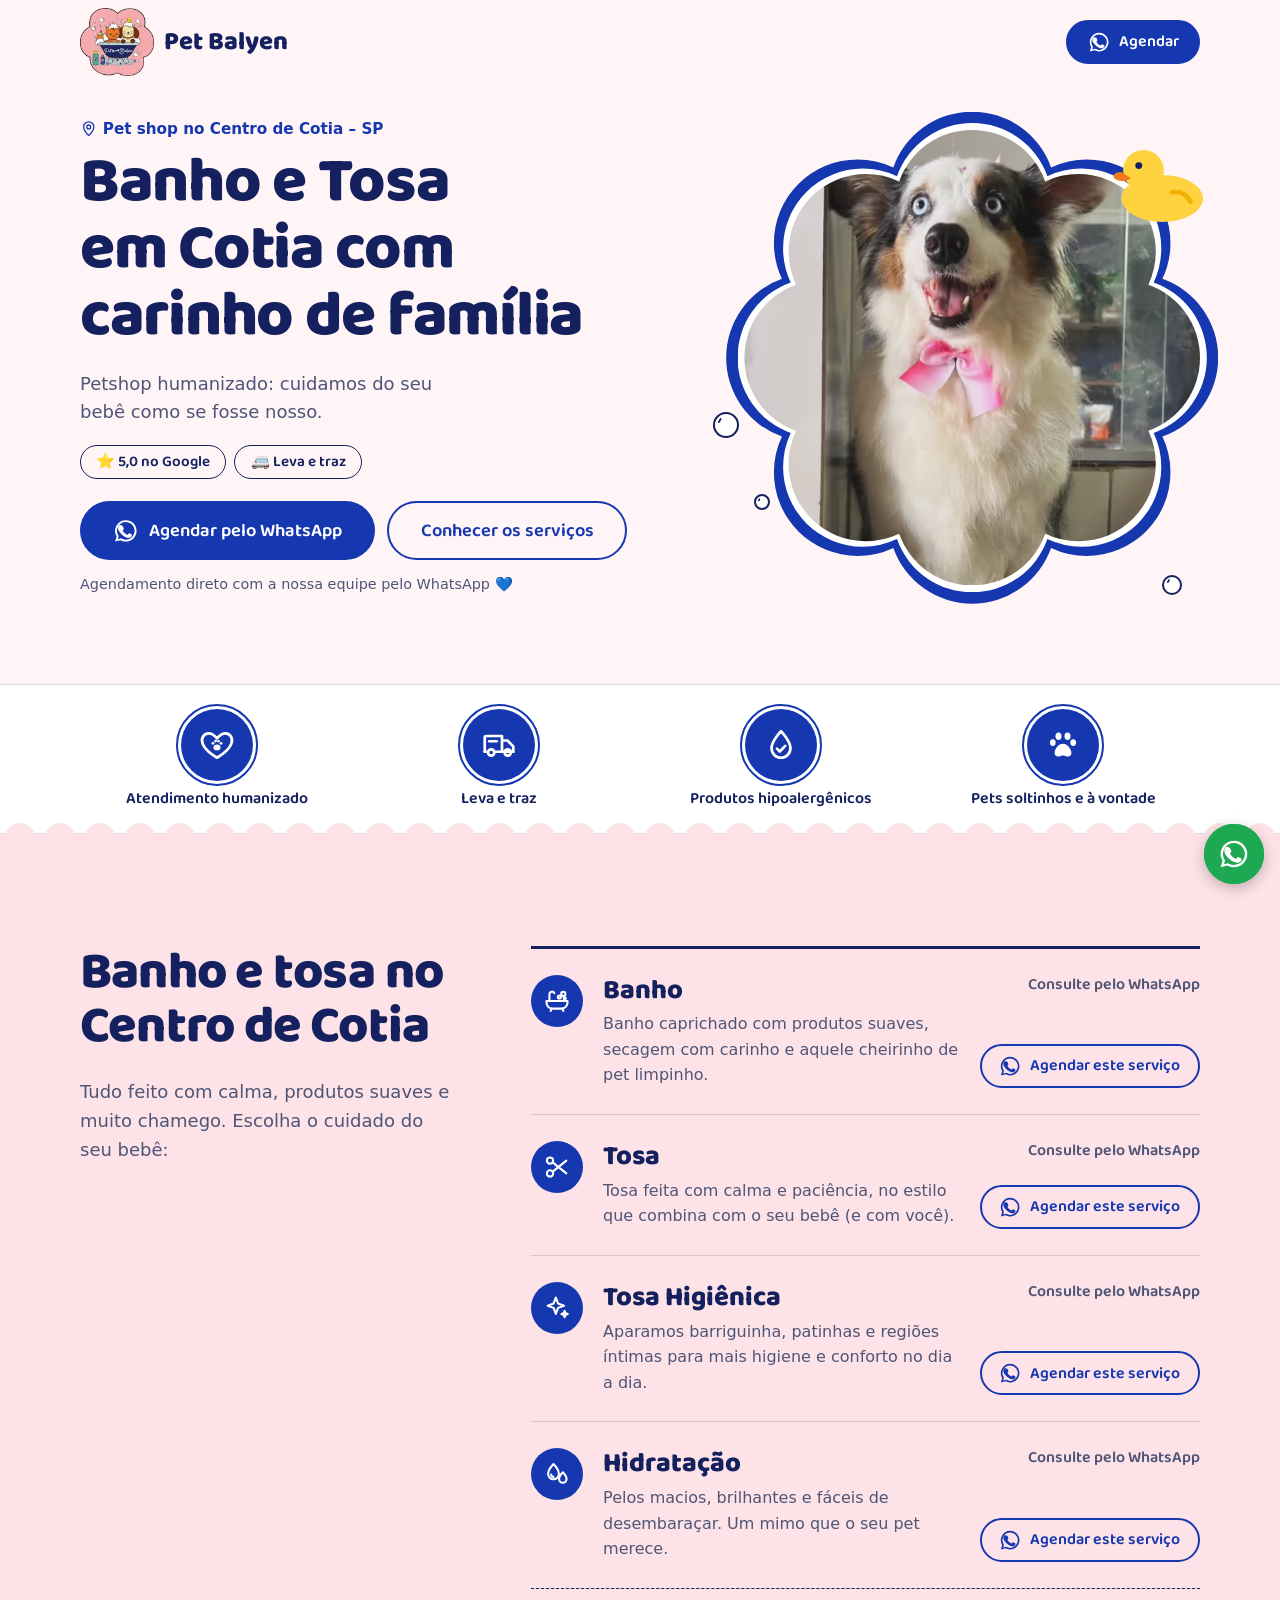
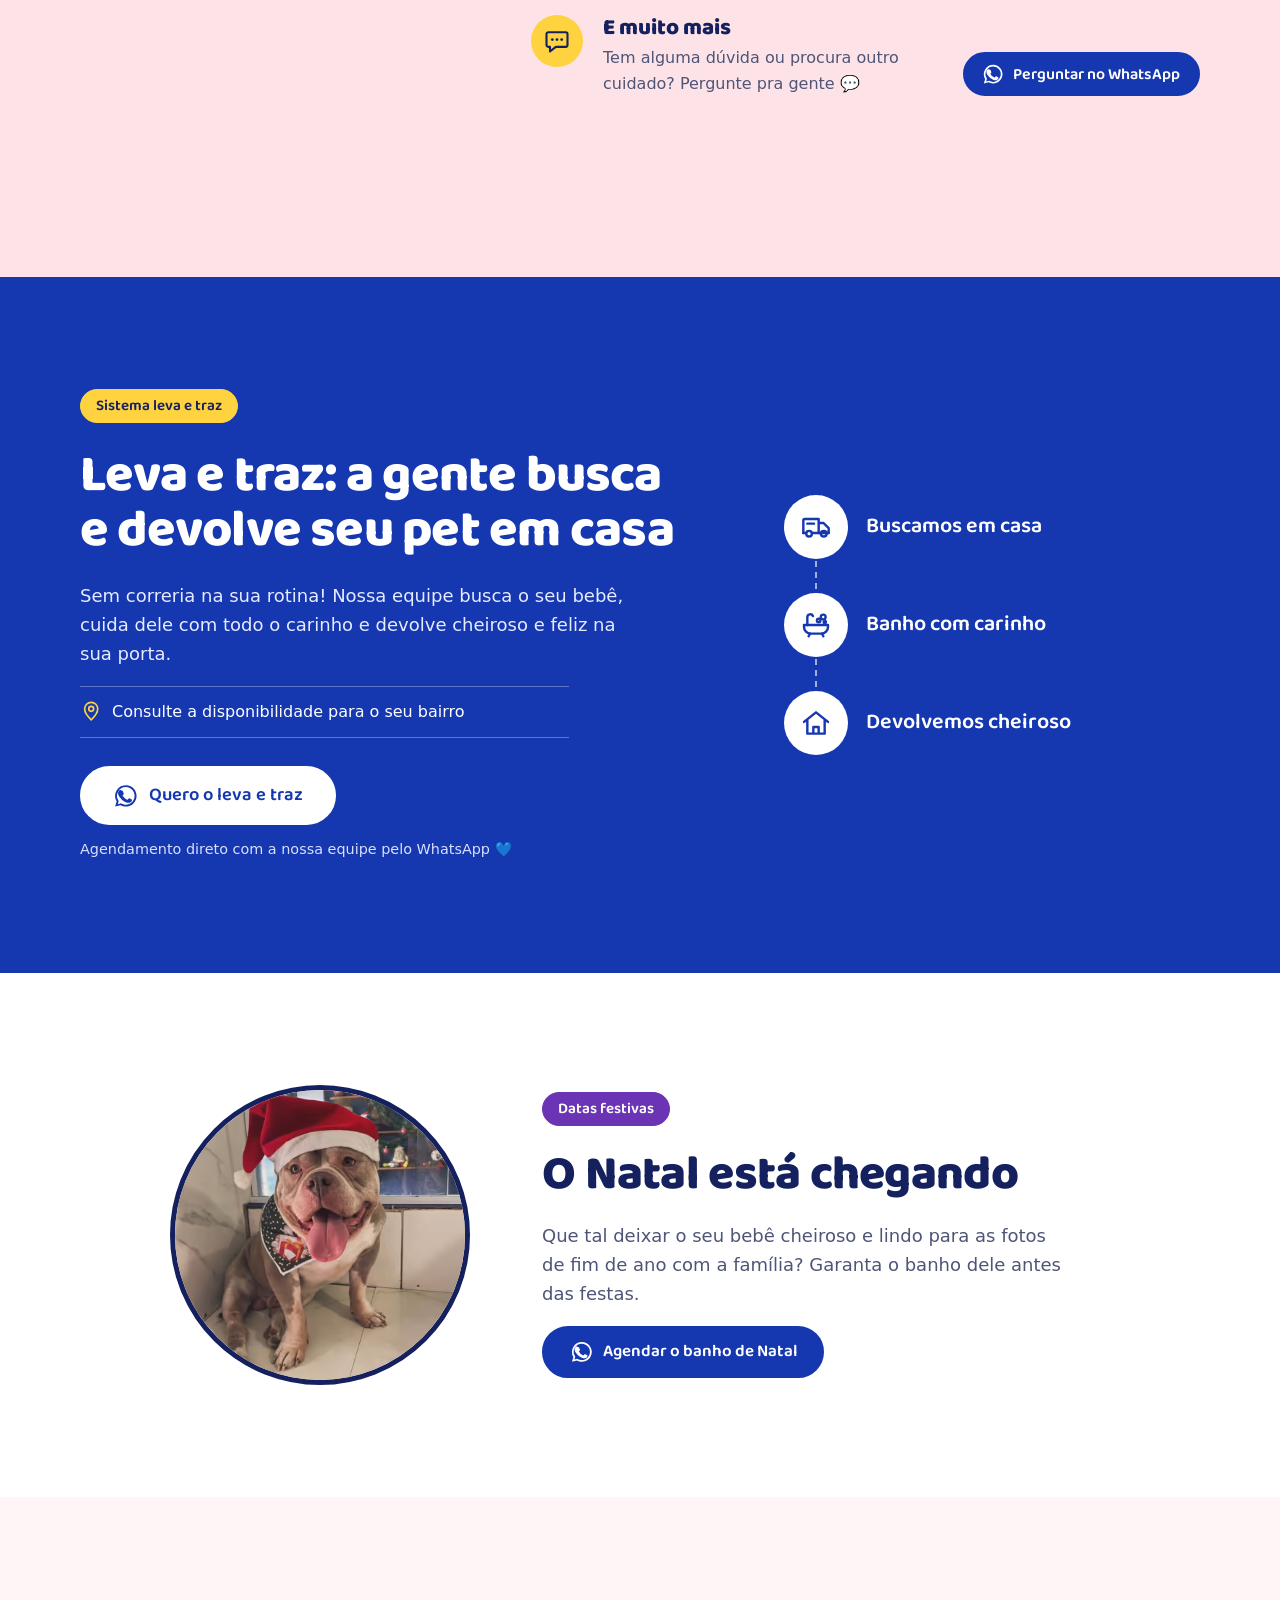
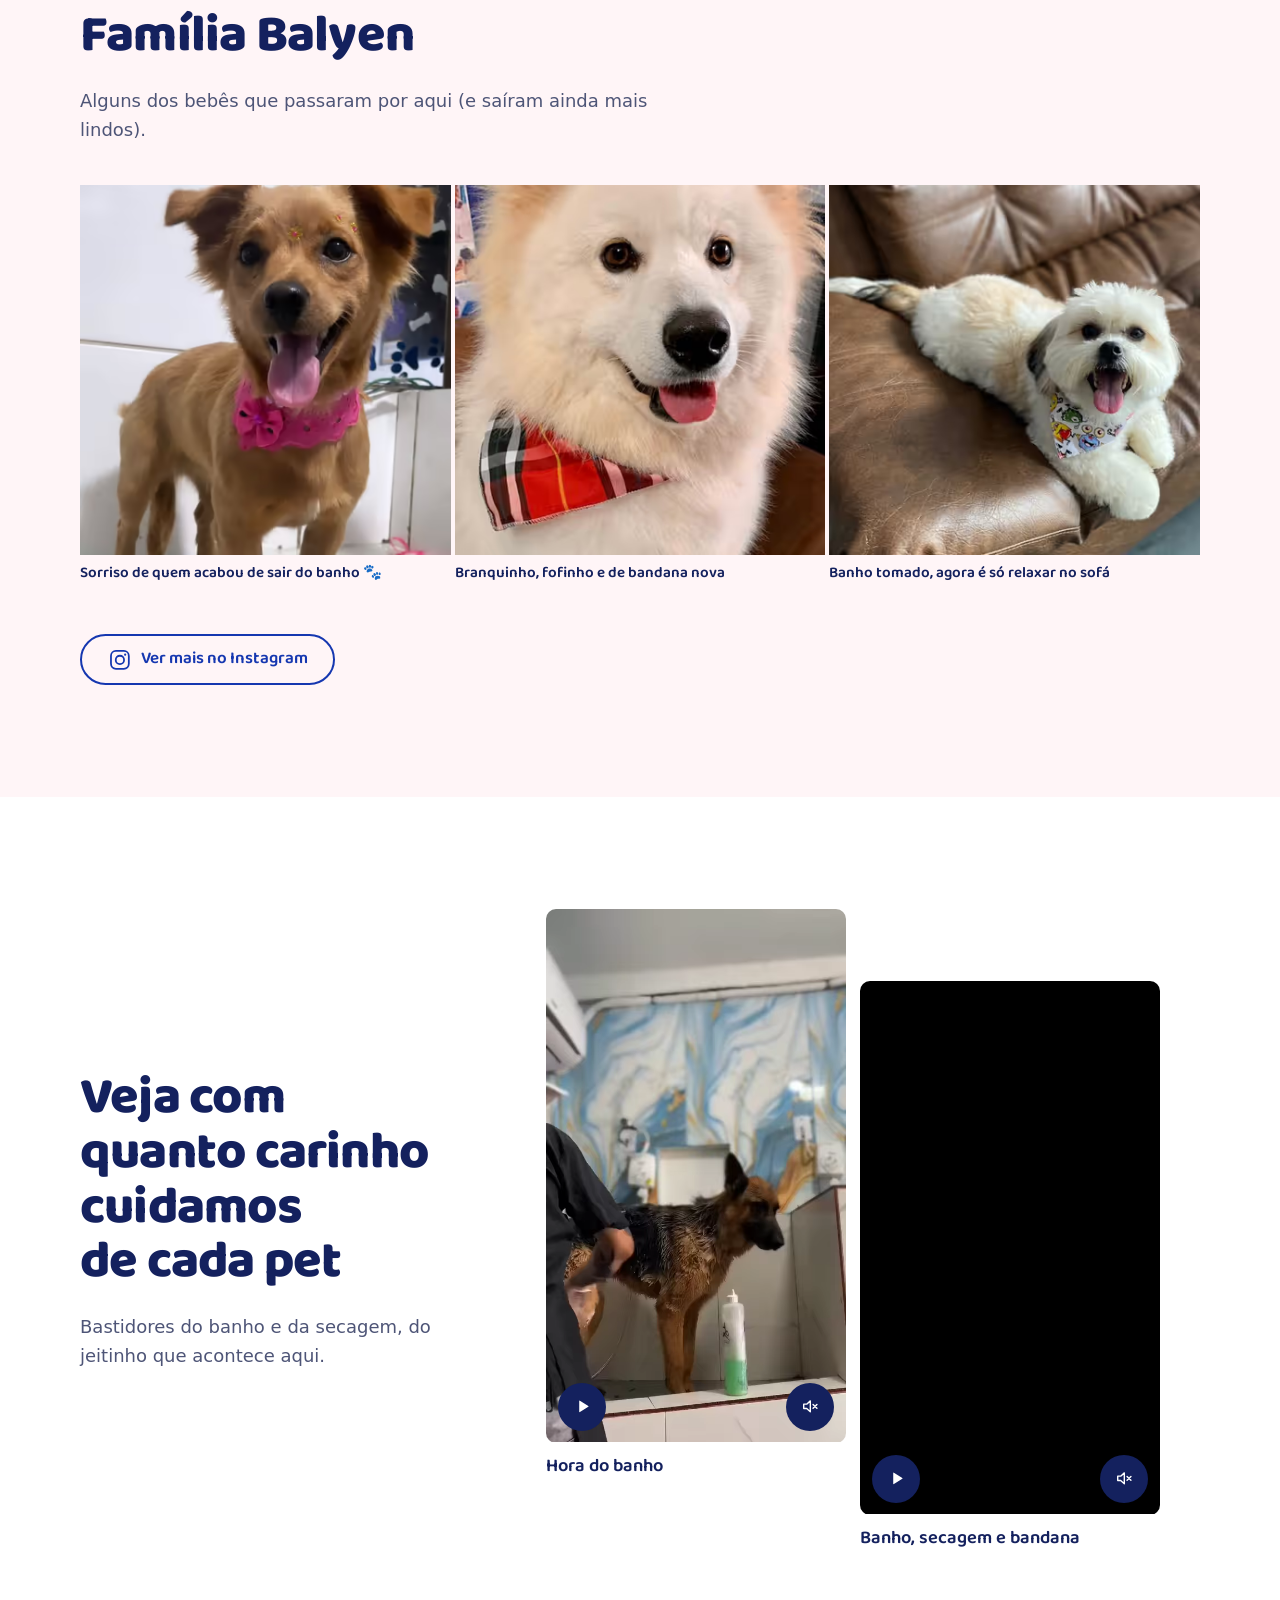
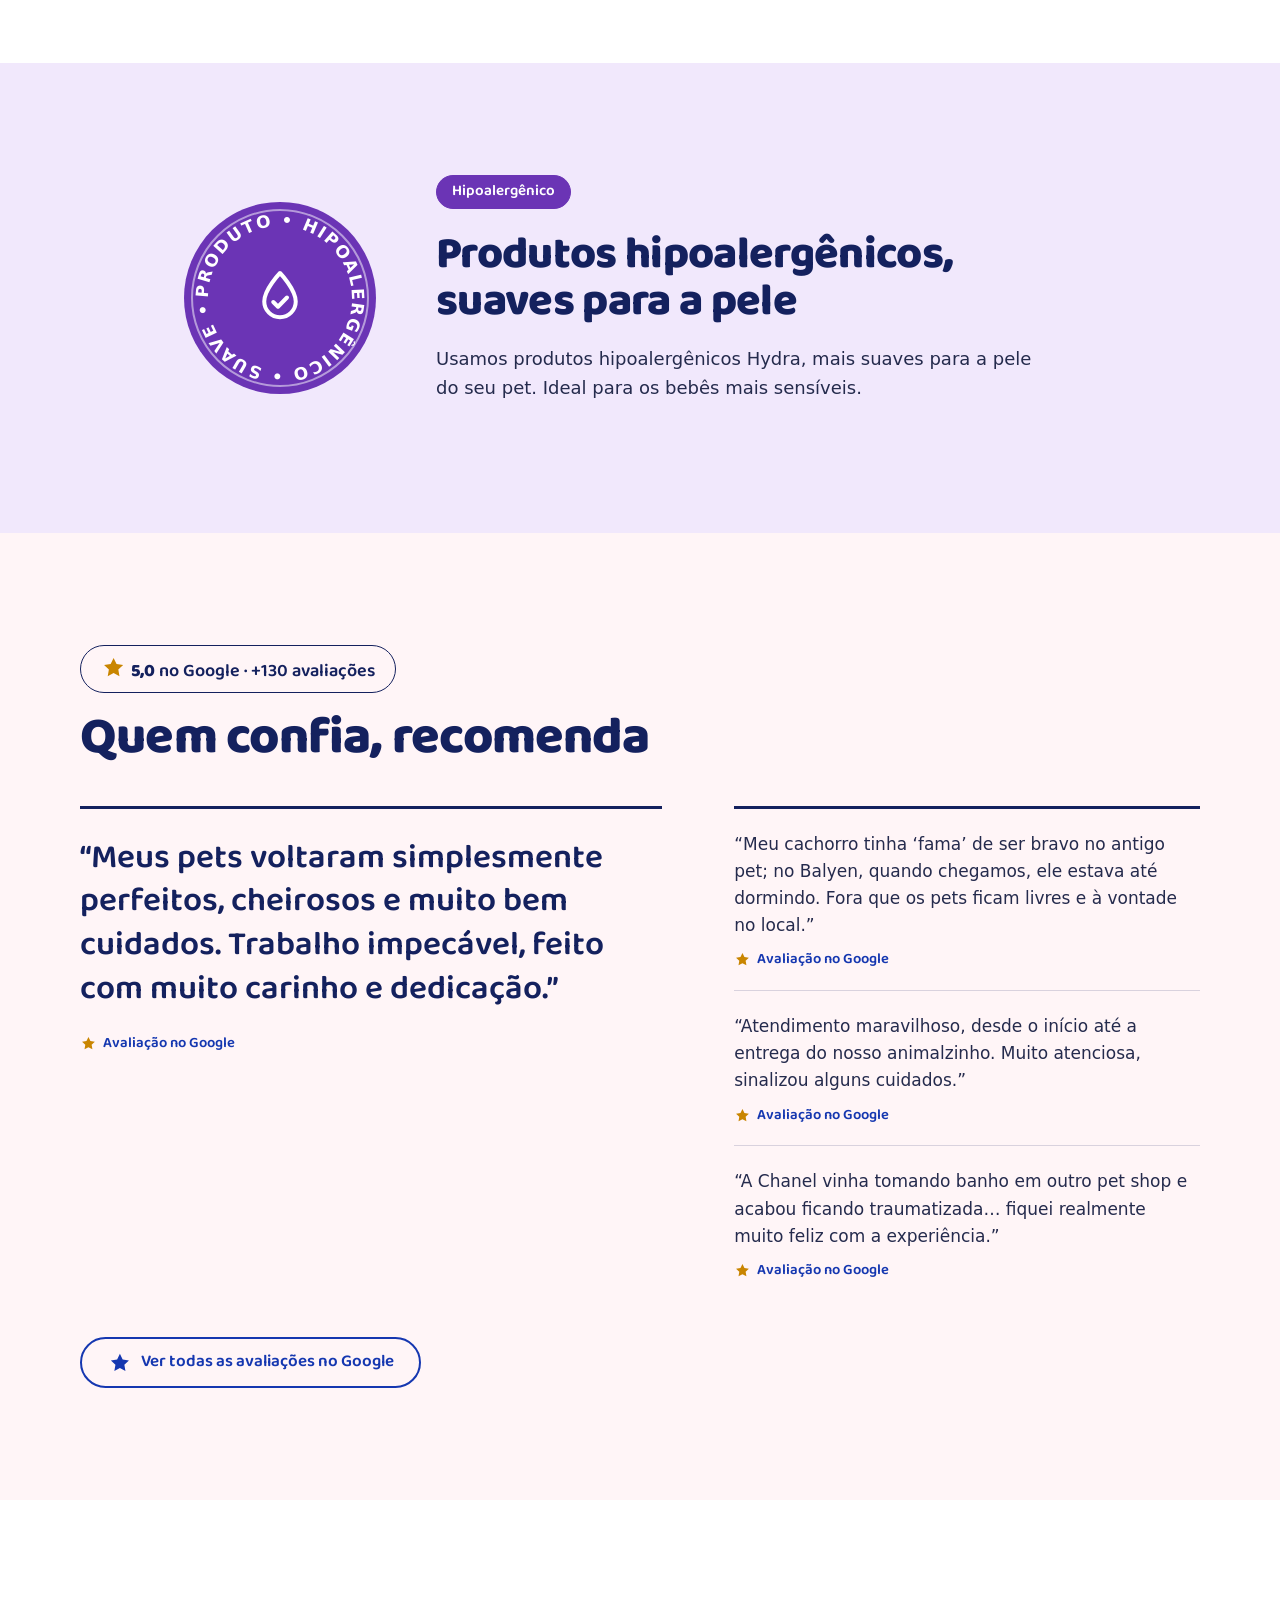
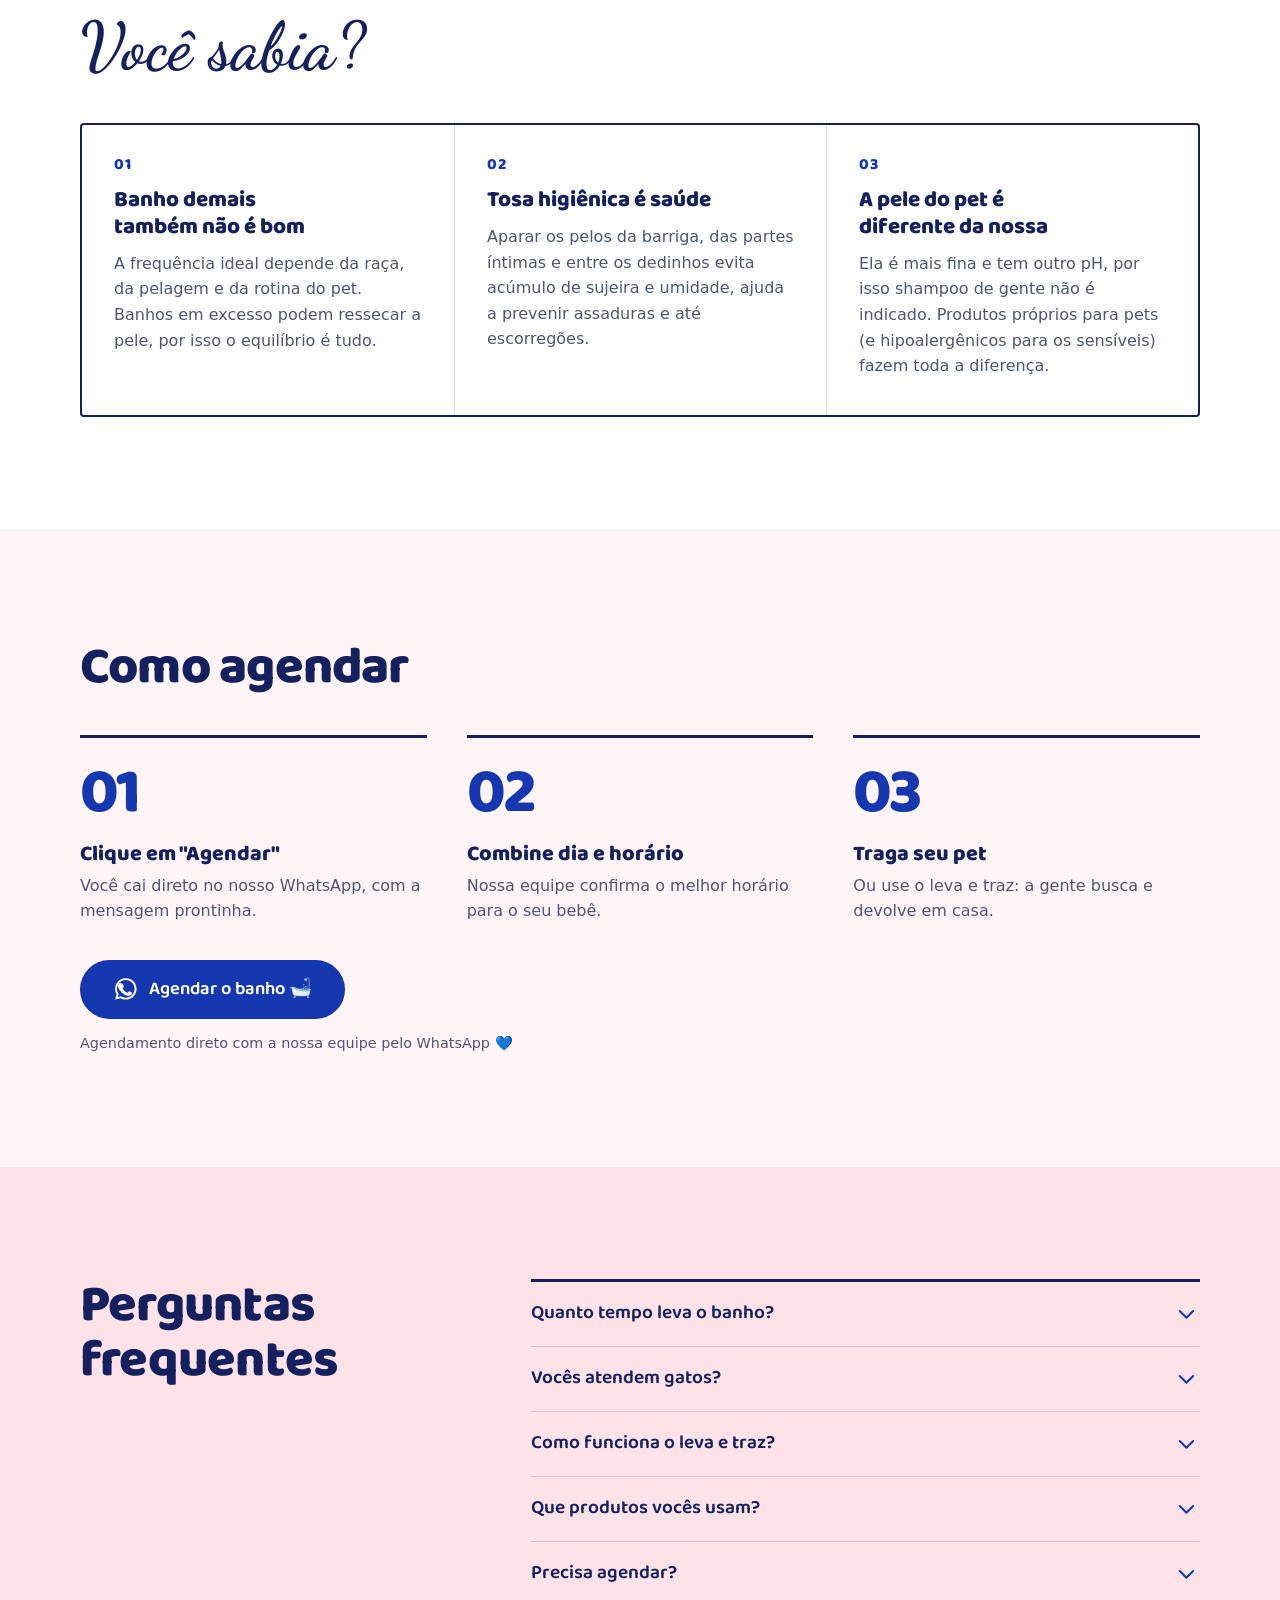
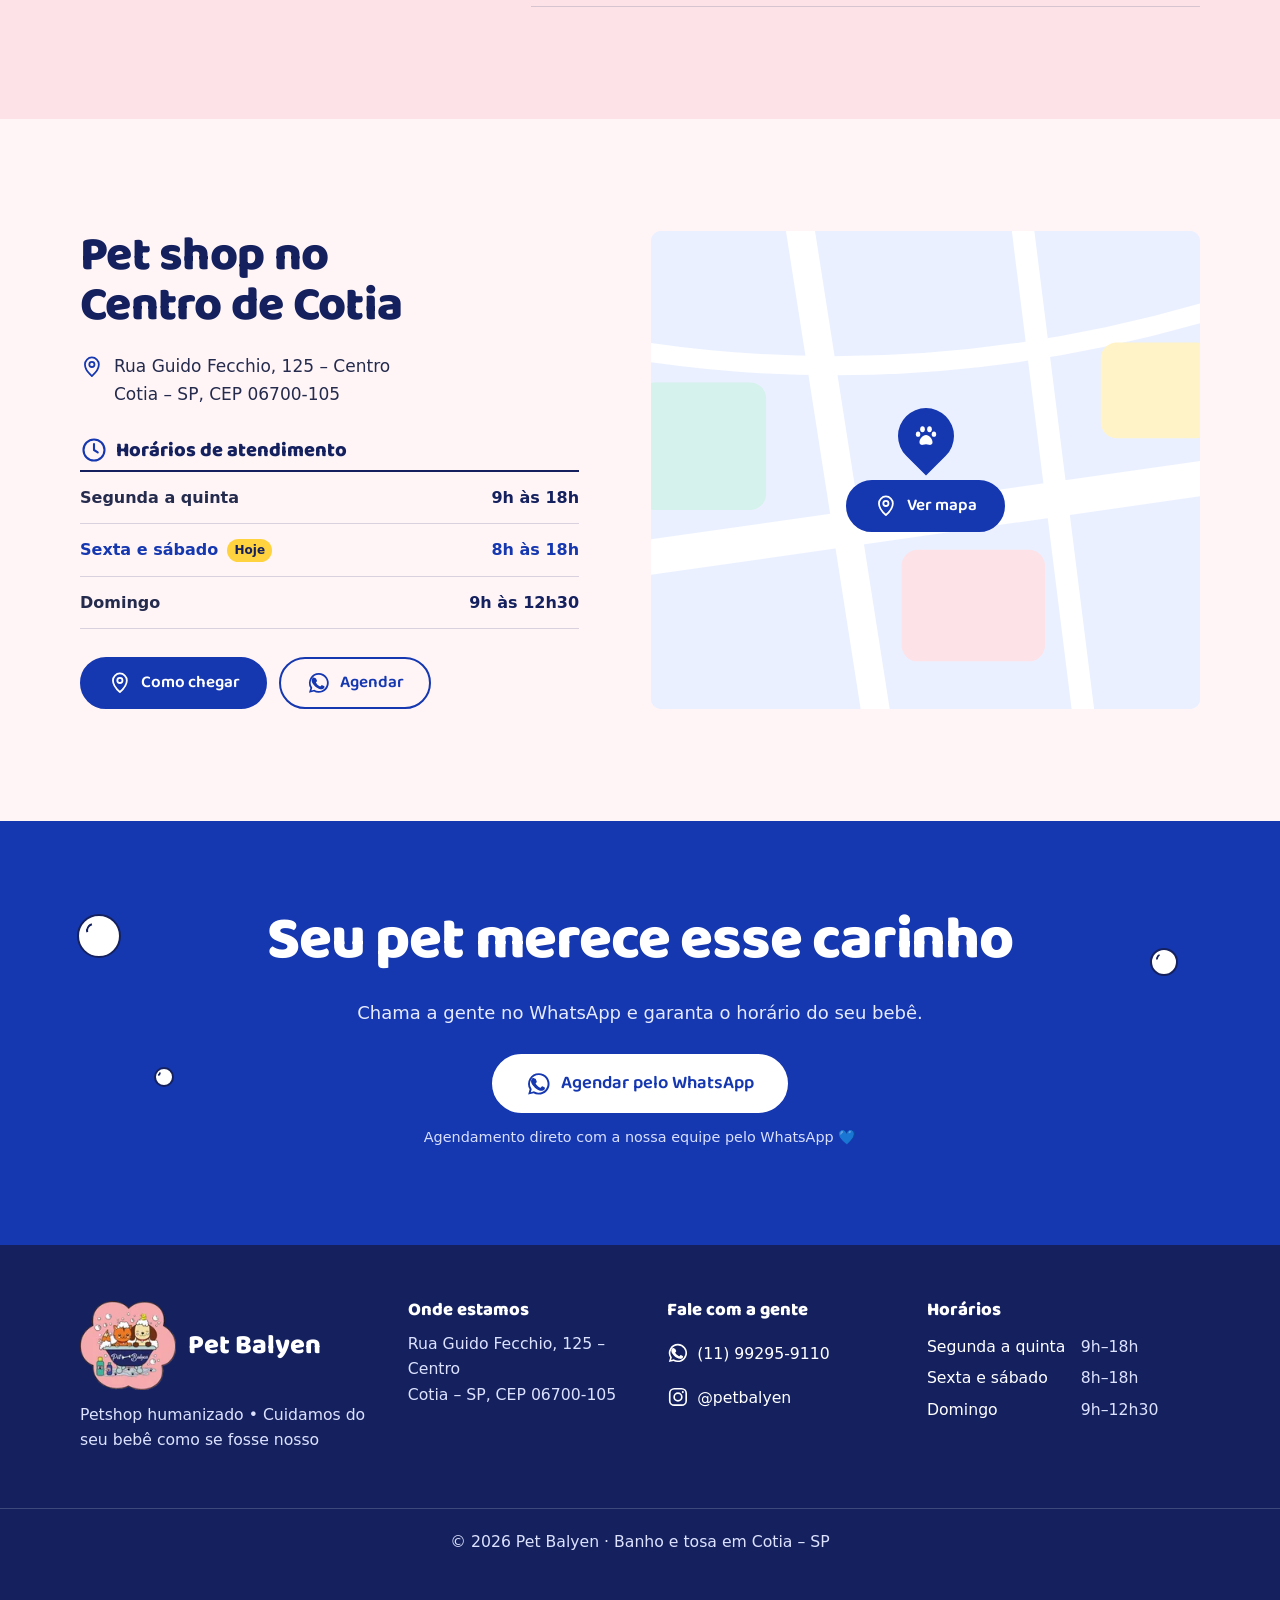
<file: index.html>
<!doctype html>
<html lang="pt-BR">
<head>
  <script async src="https://www.googletagmanager.com/gtm.js?id=GTM-TCL769XX"></script>
  <script>
    window.dataLayer = window.dataLayer || [];
    function gtag(){dataLayer.push(arguments);}
    gtag('js', new Date());
  </script>
  <meta charset="utf-8">
  <meta name="viewport" content="width=device-width, initial-scale=1">
  <!-- SEO: título, descrição e URL são atualizados pelo ferramentas/pre-render.js a partir do CONFIG -->
  <title>Pet Balyen | Banho e Tosa em Cotia – SP | Leva e Traz</title>
  <meta name="description" content="Petshop humanizado no Centro de Cotia. Banho, tosa, tosa higiênica e hidratação com leva e traz. Nota 5,0 no Google. Agende pelo WhatsApp!">
  <link rel="canonical" href="https://petshop-balyen.pages.dev/">
  <meta name="theme-color" content="#1537B0">

  <!-- Ícones -->
  <link rel="icon" href="favicon.ico" sizes="any">
  <link rel="icon" type="image/png" sizes="32x32" href="favicon-32.png">
  <link rel="apple-touch-icon" href="apple-touch-icon.png">
  <link rel="manifest" href="site.webmanifest">

  <!-- Open Graph / Twitter (prévia ao compartilhar no WhatsApp, Instagram, Facebook) -->
  <meta property="og:type" content="website">
  <meta property="og:locale" content="pt_BR">
  <meta property="og:site_name" content="Pet Balyen">
  <meta property="og:title" content="Pet Balyen | Banho e Tosa em Cotia – SP | Leva e Traz">
  <meta property="og:description" content="Petshop humanizado no Centro de Cotia. Banho, tosa, tosa higiênica e hidratação com leva e traz. Nota 5,0 no Google. Agende pelo WhatsApp!">
  <meta property="og:url" content="https://petshop-balyen.pages.dev/">
  <meta property="og:image" content="https://petshop-balyen.pages.dev/assets/img/pet-balyen-banho-tosa-cotia-og.jpg">
  <meta property="og:image:width" content="1200">
  <meta property="og:image:height" content="630">
  <meta property="og:image:alt" content="Logo da Pet Balyen e cachorro de olhos azuis com laço rosa: banho e tosa em Cotia">
  <meta name="twitter:card" content="summary_large_image">
  <meta name="twitter:title" content="Pet Balyen | Banho e Tosa em Cotia – SP | Leva e Traz">
  <meta name="twitter:description" content="Petshop humanizado no Centro de Cotia. Banho, tosa, tosa higiênica e hidratação com leva e traz. Nota 5,0 no Google. Agende pelo WhatsApp!">
  <meta name="twitter:image" content="https://petshop-balyen.pages.dev/assets/img/pet-balyen-banho-tosa-cotia-og.jpg">

  <!-- Fontes auto-hospedadas (sem chamadas a terceiros). Só a do título é pré-carregada. -->
  <link rel="preload" href="assets/fonts/baloo2-800.woff2" as="font" type="font/woff2" crossorigin>

  <!-- ======================================================================
       CSS CRÍTICO (inline): tudo que aparece na primeira tela.
       O restante fica em style.css, carregado sem bloquear a página.
       ====================================================================== -->
  <style>
    @font-face{font-family:"Baloo 2";src:url(assets/fonts/baloo2-800.woff2) format("woff2");font-weight:800;font-display:swap}
    @font-face{font-family:"Baloo 2";src:url(assets/fonts/baloo2-600.woff2) format("woff2");font-weight:600;font-display:swap}
    @font-face{font-family:"Dancing Script";src:url(assets/fonts/dancing-script-600.woff2) format("woff2");font-weight:600;font-display:swap}

    /* Paleta e medidas (inspiradas no logo e no Instagram) */
    :root{
      --rosa-50:#FFF5F7;      /* fundo principal */
      --rosa-100:#FDE3E7;     /* seções suaves */
      --azul:#1537B0;         /* azul royal: botões, ícones */
      --azul-escuro:#0F2A8A;
      --marinho:#14215E;      /* azul-marinho da banheira: títulos */
      --roxo:#6B34B5;         /* apoio: selos e ofertas */
      --roxo-100:#F1E8FC;
      --amarelo:#FFD23F;      /* patinho de borracha */
      --branco:#fff;
      --texto:#252B4D;
      --texto-suave:#4E5577;
      --whats:#1DA851;
      --f-titulo:"Baloo 2","Trebuchet MS",system-ui,sans-serif;
      --f-mao:"Dancing Script","Segoe Script",cursive;
      --f-texto:system-ui,-apple-system,"Segoe UI",Roboto,"Helvetica Neue",Arial,sans-serif;
      --raio:10px;            /* fotos e mídias */
      --raio-sm:4px;          /* painéis e campos */
      --linha:rgba(20,33,94,.16);
      --foco:var(--marinho);
    }
    *,*::before,*::after{box-sizing:border-box}
    html{-webkit-text-size-adjust:100%;scroll-behavior:smooth;scroll-padding-top:84px}
    body{margin:0;background:var(--rosa-50);color:var(--texto);font:400 1rem/1.6 var(--f-texto);overflow-x:hidden}
    img,svg,video{display:block;max-width:100%}
    img{height:auto}
    h1,h2,h3{font-family:var(--f-titulo);color:var(--marinho);line-height:1.05;margin:0 0 .45em;font-weight:800;text-wrap:balance}
    h3{line-height:1.2}
    p{margin:0 0 1em}
    a{color:var(--azul)}
    :focus-visible{outline:3px solid var(--foco);outline-offset:3px;border-radius:2px}
    .container{width:100%;max-width:1160px;margin-inline:auto;padding-inline:20px}
    [hidden]{display:none!important}
    .sr-only{position:absolute!important;width:1px;height:1px;padding:0;margin:-1px;overflow:hidden;clip:rect(0,0,0,0);white-space:nowrap;border:0}
    .pular{position:absolute;left:12px;top:-60px;z-index:100;background:var(--marinho);color:#fff;padding:12px 18px;font-weight:700}
    .pular:focus{top:12px}
    .ico{width:1.4em;height:1.4em;flex:none;fill:none;stroke:currentColor;stroke-width:1.8;stroke-linecap:round;stroke-linejoin:round}

    /* Botões em pílula (o "Agende já" dos posts): sólidos, sem sombra */
    .btn{display:inline-flex;align-items:center;justify-content:center;gap:.55em;min-height:48px;padding:.7em 1.5em;border:2px solid var(--azul);border-radius:999px;
      background:var(--azul);color:#fff;font:600 1.0625rem/1.2 var(--f-titulo);text-decoration:none;text-align:center;cursor:pointer;
      transition:background-color .15s ease,border-color .15s ease,color .15s ease}
    .btn:hover{background:var(--azul-escuro);border-color:var(--azul-escuro)}
    .btn:active{transform:translateY(1px)}
    .btn--lg{min-height:56px;font-size:1.15rem;padding:.8em 1.7em}
    .btn--contorno{background:transparent;color:var(--azul)}
    .btn--contorno:hover{background:var(--azul);color:#fff}
    .microtexto{font-size:.9rem;color:var(--texto-suave);margin:.9em 0 0}

    /* Cabeçalho fixo: só logo + nome + botão (sem menu hambúrguer) */
    #topo-sentinela{position:absolute;top:0;left:0;width:1px;height:30px;pointer-events:none}
    .cabecalho{position:sticky;top:0;z-index:50;background:var(--rosa-50);border-bottom:1px solid transparent;transition:border-color .2s}
    .cabecalho .container{display:flex;align-items:center;justify-content:space-between;height:72px}
    .cabecalho-logo{display:flex;align-items:center;gap:10px;text-decoration:none}
    .marca-nome{font:800 1.6rem/1 var(--f-titulo);color:var(--marinho);white-space:nowrap}
    @media (max-width:380px){.cabecalho .marca-nome{font-size:1.3rem}}
    .cabecalho-logo img{width:62px;height:auto;transform-origin:left center;transition:transform .2s}
    .cabecalho .btn{min-height:44px;padding:.5em 1.2em;font-size:1rem}
    .cabecalho.is-compacto{border-bottom-color:var(--linha)}
    .cabecalho.is-compacto .cabecalho-logo img{transform:scale(.8)}

    /* Hero */
    .hero{position:relative;padding:4px 0 48px}
    .hero-grid{position:relative;display:grid;gap:12px;align-items:center}
    .hero-foto{order:-1;position:relative;width:min(60vw,250px);margin:6px auto 4px;aspect-ratio:1}
    .hero-foto::before{content:"";position:absolute;inset:-4%;background:var(--azul);clip-path:url(#nuvem)}
    .hero-foto::after{content:"";position:absolute;inset:-1.5%;background:#fff;clip-path:url(#nuvem)}
    .hero-foto picture{position:relative;z-index:1;display:block;width:100%;height:100%}
    .hero-foto img{width:100%;height:100%;object-fit:cover;clip-path:url(#nuvem)}
    .hero-pato{position:absolute;z-index:2;width:22%;right:-2%;top:2%}
    .hero-local{display:inline-flex;align-items:center;gap:.35em;font-weight:600;color:var(--azul);font-size:.95rem;margin:0 0 .5em}
    .hero-local .ico{width:1.15em;height:1.15em}
    .hero h1{font-size:clamp(2.1rem,8vw,4rem);margin-bottom:.3em;letter-spacing:-.02em}
    .hero-sub{font-size:1.125rem;color:var(--texto-suave);max-width:34ch}
    .selos{display:flex;flex-wrap:wrap;gap:8px;list-style:none;margin:0 0 22px;padding:0}
    .selo{display:inline-flex;align-items:center;gap:.4em;background:transparent;border:1.5px solid var(--marinho);color:var(--marinho);font:600 .95rem/1 var(--f-titulo);padding:.55em 1em;border-radius:999px}
    .hero-ctas{display:flex;flex-wrap:wrap;gap:12px}
    .hero-ctas .btn{flex:1 1 230px}

    /* Bolhas de sabão no traço do logo (só em volta das fotos; movimento no style.css) */
    .bolha{position:absolute;z-index:2;width:var(--t);aspect-ratio:1;border-radius:50%;background:#fff;border:2px solid var(--marinho);pointer-events:none}
    .bolha::after{content:"";position:absolute;width:38%;height:38%;left:18%;top:16%;border-radius:50%;border:2px solid transparent;border-left-color:var(--marinho);transform:rotate(30deg)}

    /* Diferenciais: círculos azuis como os destaques do Instagram */
    .difs{background:#fff;border-block:1px solid var(--linha);padding:24px 0}
    .difs ul{display:grid;grid-template-columns:repeat(4,minmax(0,1fr));gap:8px;list-style:none;margin:0;padding:0}
    .dif{display:flex;flex-direction:column;align-items:center;text-align:center;gap:8px}
    .dif-ico{display:grid;place-items:center;width:clamp(48px,14vw,60px);height:clamp(48px,14vw,60px);border-radius:50%;background:var(--azul);color:#fff;
      outline:2px solid var(--azul);outline-offset:3px}
    .dif-ico .ico{width:55%;height:55%}
    .dif-txt{font:600 clamp(.72rem,3.3vw,.85rem)/1.2 var(--f-titulo);color:var(--marinho);max-width:100%}
    @media (max-width:599px){
      .difs ul{grid-template-columns:repeat(2,minmax(0,1fr));gap:16px 10px}
      .dif{flex-direction:row;text-align:left;gap:8px;min-width:0}
      .dif-ico{width:40px;height:40px;flex:none;outline-offset:2px}
      .dif-txt{min-width:0;font-size:clamp(.74rem,3.5vw,.9rem)}
    }
    @media (max-width:359px){
      .difs ul{grid-template-columns:1fr;gap:12px}
      .dif-txt{font-size:.95rem}
    }

    /* Botão flutuante do WhatsApp (única sombra: ele fica acima do conteúdo) */
    .whats-flutuante{position:fixed;right:16px;bottom:16px;z-index:60;display:grid;place-items:center;width:60px;height:60px;border-radius:50%;
      background:var(--whats);color:#fff;box-shadow:0 4px 14px rgba(0,0,0,.25);text-decoration:none}
    .whats-flutuante::before{content:"";position:absolute;inset:0;border-radius:50%;border:3px solid var(--whats);animation:onda 3s ease-out infinite}
    .whats-flutuante .ico{width:32px;height:32px}
    @keyframes onda{0%{transform:scale(1);opacity:.6}70%,100%{transform:scale(1.45);opacity:0}}

    @media (min-width:600px){
      .dif-ico{width:72px;height:72px}.dif-ico .ico{width:36px;height:36px}
      .dif-txt{font-size:1rem}
    }
    /* Até o desktop, o texto do hero fica no eixo central da tela */
    @media (max-width:899px){
      .hero-txt{text-align:center}
      .hero-sub{margin-inline:auto}
      .selos{justify-content:center}
    }
    @media (min-width:900px){
      .cabecalho .container{height:84px}
      .cabecalho-logo img{width:74px}
      .hero{padding:32px 0 88px}
      .hero-grid{grid-template-columns:1.15fr .85fr;gap:48px}
      .hero-foto{order:0;width:min(100%,460px)}
      .hero-ctas .btn{flex:0 0 auto}
    }
    @media (prefers-reduced-motion:reduce){
      *,*::before,*::after{animation:none!important;transition:none!important;scroll-behavior:auto!important}
    }
  </style>
  <!-- Resto do CSS sem bloquear a renderização -->
  <link rel="preload" href="style.css?v=7" as="style" onload="this.onload=null;this.rel='stylesheet'">
  <noscript><link rel="stylesheet" href="style.css?v=7"></noscript>
  <script src="script.js?v=7" defer></script>

  <!-- Dados estruturados (gerados a partir do CONFIG pelo ferramentas/pre-render.js) -->
  <script type="application/ld+json" id="dados-estruturados">
{
  "@context": "https://schema.org",
  "@type": "PetStore",
  "@id": "https://petshop-balyen.pages.dev/#petshop",
  "name": "Pet Balyen",
  "description": "Petshop humanizado no Centro de Cotia. Banho, tosa, tosa higiênica e hidratação com leva e traz. Nota 5,0 no Google. Agende pelo WhatsApp!",
  "url": "https://petshop-balyen.pages.dev/",
  "telephone": "+5511992959110",
  "image": "https://petshop-balyen.pages.dev/assets/img/pet-balyen-banho-tosa-cotia-og.jpg",
  "logo": "https://petshop-balyen.pages.dev/assets/img/pet-balyen-logo-512.png",
  "priceRange": "$$",
  "address": {
    "@type": "PostalAddress",
    "streetAddress": "Rua Guido Fecchio, 125",
    "addressLocality": "Cotia",
    "addressRegion": "SP",
    "postalCode": "06700-105",
    "addressCountry": "BR"
  },
  "geo": {
    "@type": "GeoCoordinates",
    "latitude": -23.60398,
    "longitude": -46.93222
  },
  "openingHoursSpecification": [
    {
      "@type": "OpeningHoursSpecification",
      "dayOfWeek": [
        "Monday",
        "Tuesday",
        "Wednesday",
        "Thursday"
      ],
      "opens": "09:00",
      "closes": "18:00"
    },
    {
      "@type": "OpeningHoursSpecification",
      "dayOfWeek": [
        "Friday",
        "Saturday"
      ],
      "opens": "08:00",
      "closes": "18:00"
    },
    {
      "@type": "OpeningHoursSpecification",
      "dayOfWeek": [
        "Sunday"
      ],
      "opens": "09:00",
      "closes": "12:30"
    }
  ],
  "sameAs": [
    "https://www.instagram.com/petbalyen/"
  ],
  "hasMap": "https://www.google.com/maps/search/?api=1&query=Pet+Balyen+Cotia"
}
  </script>
</head>
<body>
  <div id="topo-sentinela" aria-hidden="true"></div>
  <a class="pular" href="#conteudo" data-c="textos.pular">Pular para o conteúdo</a>

  <!-- ==================================================================
       ÍCONES SVG (sprite) — usados com <svg><use href="#i-nome"></svg>
       ================================================================== -->
  <svg width="0" height="0" style="position:absolute" aria-hidden="true" focusable="false">
    <defs>
      <!-- Formato de "nuvem" inspirado no contorno do logo -->
      <clipPath id="nuvem" clipPathUnits="objectBoundingBox">
        <circle cx=".5" cy=".5" r=".36"/>
        <circle cx=".83" cy=".5" r=".17"/><circle cx=".733" cy=".733" r=".17"/>
        <circle cx=".5" cy=".83" r=".17"/><circle cx=".267" cy=".733" r=".17"/>
        <circle cx=".17" cy=".5" r=".17"/><circle cx=".267" cy=".267" r=".17"/>
        <circle cx=".5" cy=".17" r=".17"/><circle cx=".733" cy=".267" r=".17"/>
      </clipPath>
    </defs>
    <symbol id="i-whats" viewBox="0 0 24 24"><path fill="currentColor" stroke="none" d="M12 2a10 10 0 0 0-8.6 15.1L2 22l5-1.3A10 10 0 1 0 12 2zm0 1.8a8.2 8.2 0 1 1-4.2 15.3l-.3-.2-3 .8.8-2.9-.2-.3A8.2 8.2 0 0 1 12 3.8z"/><path fill="currentColor" stroke="none" d="M8.6 7.3c.2 0 .4 0 .6.5l.8 1.9c.1.2.1.4 0 .6l-.4.6-.4.4c-.1.2-.3.3-.1.6.2.3.8 1.3 1.7 2.1 1.2 1 2.1 1.3 2.4 1.5.3.1.5.1.6-.1l.9-1c.2-.3.4-.2.6-.1l1.8.9c.3.1.5.2.5.3.1.2.1.8-.2 1.5-.3.7-1.6 1.4-2.2 1.4-.6.1-1.1.3-3.8-.8-3.2-1.3-5.2-4.5-5.4-4.7-.2-.2-1.3-1.7-1.3-3.3 0-1.5.8-2.3 1.1-2.6.3-.3.6-.4.8-.4h.4z"/></symbol>
    <symbol id="i-coracao" viewBox="0 0 24 24"><path d="M12 20.5s-7.6-4.6-9.5-9.2C1 7.8 3 4.3 6.5 4.3c2.2 0 3.7 1.3 5.5 3.2 1.8-1.9 3.3-3.2 5.5-3.2 3.5 0 5.5 3.5 4 7-1.9 4.6-9.5 9.2-9.5 9.2z"/><g fill="currentColor" stroke="none"><ellipse cx="12" cy="13.6" rx="2.3" ry="1.9"/><circle cx="9.3" cy="10.9" r=".95"/><circle cx="11" cy="9.4" r=".95"/><circle cx="13" cy="9.4" r=".95"/><circle cx="14.7" cy="10.9" r=".95"/></g></symbol>
    <symbol id="i-van" viewBox="0 0 24 24"><path d="M2.5 16.5V7a1 1 0 0 1 1-1H14v10.5M14 9h3.6l3.9 3.9v3.6H14"/><path d="M2.5 16.5h2M9 16.5h6.5M20 16.5h1.5"/><circle cx="6.8" cy="17" r="2.1"/><circle cx="17.8" cy="17" r="2.1"/><path d="M5.5 9.5h5"/></symbol>
    <symbol id="i-gota" viewBox="0 0 24 24"><path d="M12 2.8s6.3 6.6 6.3 11.4a6.3 6.3 0 0 1-12.6 0C5.7 9.4 12 2.8 12 2.8z"/><path d="M9.3 14.4l1.9 1.9 3.6-3.7"/></symbol>
    <symbol id="i-pata" viewBox="0 0 24 24"><g fill="currentColor" stroke="none"><path d="M12 11.2c2.9 0 5.6 3.4 5.6 6.1 0 1.9-1.6 2.6-3 2.3-1-.2-1.7-.6-2.6-.6s-1.6.4-2.6.6c-1.4.3-3-.4-3-2.3 0-2.7 2.7-6.1 5.6-6.1z"/><ellipse cx="5.2" cy="10.4" rx="1.9" ry="2.3"/><ellipse cx="9" cy="6.2" rx="2" ry="2.5"/><ellipse cx="15" cy="6.2" rx="2" ry="2.5"/><ellipse cx="18.8" cy="10.4" rx="1.9" ry="2.3"/></g></symbol>
    <symbol id="i-banho" viewBox="0 0 24 24"><path d="M3 12h18v1.5a5 5 0 0 1-5 5H8a5 5 0 0 1-5-5V12z"/><path d="M7.5 18.5l-1 2M16.5 18.5l1 2M5.5 12V6.2a2.2 2.2 0 0 1 4.2-.9"/><circle cx="14" cy="8.6" r="1.3"/><circle cx="17.4" cy="6" r="1.8"/><circle cx="18.6" cy="9.8" r=".9"/></symbol>
    <symbol id="i-tesoura" viewBox="0 0 24 24"><circle cx="6" cy="6.5" r="2.7"/><circle cx="6" cy="17.5" r="2.7"/><path d="M8.3 8L20 17.5M8.3 16L20 6.5"/></symbol>
    <symbol id="i-higienica" viewBox="0 0 24 24"><path d="M11 3l1.9 5.1L18 10l-5.1 1.9L11 17l-1.9-5.1L4 10l5.1-1.9z"/><path d="M18.5 14.5l.8 1.9 1.9.8-1.9.8-.8 1.9-.8-1.9-1.9-.8 1.9-.8z"/></symbol>
    <symbol id="i-hidratacao" viewBox="0 0 24 24"><path d="M9 3.5s4.6 4.9 4.6 8.4a4.6 4.6 0 0 1-9.2 0C4.4 8.4 9 3.5 9 3.5z"/><path d="M17 10.5s3.2 3.4 3.2 5.8a3.2 3.2 0 0 1-6.4 0c0-2.4 3.2-5.8 3.2-5.8z"/><path d="M7 12.5a2 2 0 0 0 2 2"/></symbol>
    <symbol id="i-chat" viewBox="0 0 24 24"><path d="M4.5 4.5h15a1.5 1.5 0 0 1 1.5 1.5v9.5a1.5 1.5 0 0 1-1.5 1.5H11l-5 4v-4H4.5A1.5 1.5 0 0 1 3 15.5V6a1.5 1.5 0 0 1 1.5-1.5z"/><g fill="currentColor" stroke="none"><circle cx="8" cy="10.8" r="1.2"/><circle cx="12" cy="10.8" r="1.2"/><circle cx="16" cy="10.8" r="1.2"/></g></symbol>
    <symbol id="i-estrela" viewBox="0 0 24 24"><path fill="currentColor" stroke="none" d="M12 2.8l2.8 5.8 6.3.9-4.6 4.4 1.1 6.3L12 17.2l-5.6 3 1.1-6.3L2.9 9.5l6.3-.9z"/></symbol>
    <symbol id="i-pin" viewBox="0 0 24 24"><path d="M12 21.2s-7-6.2-7-11.7a7 7 0 0 1 14 0c0 5.5-7 11.7-7 11.7z"/><circle cx="12" cy="9.5" r="2.6"/></symbol>
    <symbol id="i-relogio" viewBox="0 0 24 24"><circle cx="12" cy="12" r="9"/><path d="M12 7v5l3.2 2"/></symbol>
    <symbol id="i-insta" viewBox="0 0 24 24"><rect x="3" y="3" width="18" height="18" rx="5"/><circle cx="12" cy="12" r="4.2"/><circle cx="17.3" cy="6.7" r="1.1" fill="currentColor" stroke="none"/></symbol>
    <symbol id="i-som" viewBox="0 0 24 24"><path d="M3.5 9.2h3.8L12 5v14l-4.7-4.2H3.5z"/><path d="M15.5 8.8a4.6 4.6 0 0 1 0 6.4M18.3 6a8.6 8.6 0 0 1 0 12"/></symbol>
    <symbol id="i-mudo" viewBox="0 0 24 24"><path d="M3.5 9.2h3.8L12 5v14l-4.7-4.2H3.5z"/><path d="M15.5 9.5l5 5M20.5 9.5l-5 5"/></symbol>
    <symbol id="i-pausa" viewBox="0 0 24 24"><path d="M9 5v14M15 5v14" stroke-width="2.6"/></symbol>
    <symbol id="i-tocar" viewBox="0 0 24 24"><path fill="currentColor" stroke="none" d="M8 5.2v13.6a.6.6 0 0 0 .9.5l10.8-6.8a.6.6 0 0 0 0-1L8.9 4.7a.6.6 0 0 0-.9.5z"/></symbol>
    <symbol id="i-seta" viewBox="0 0 24 24"><path d="M6 9l6 6 6-6"/></symbol>
    <symbol id="i-presente" viewBox="0 0 24 24"><path d="M4.5 11.5h15V20a1 1 0 0 1-1 1h-13a1 1 0 0 1-1-1z"/><rect x="3" y="7.5" width="18" height="4" rx="1"/><path d="M12 7.5V21M12 7.5C10.8 4.6 7.4 4 7.2 6c-.2 1.6 2.3 1.5 4.8 1.5zm0 0c1.2-2.9 4.6-3.5 4.8-1.5.2 1.6-2.3 1.5-4.8 1.5z"/></symbol>
    <symbol id="i-casa" viewBox="0 0 24 24"><path d="M3 11.2L12 4l9 7.2M5.5 9.5V20h13V9.5M10 20v-5h4v5"/></symbol>
  </svg>

  <!-- ==================================================================
       1. CABEÇALHO
       ================================================================== -->
  <header class="cabecalho">
    <div class="container">
      <a class="cabecalho-logo" href="#topo" aria-label="Pet Balyen, voltar ao início">
        <img src="assets/img/pet-balyen-logo-120.webp" srcset="assets/img/pet-balyen-logo-120.webp 120w, assets/img/pet-balyen-logo-240.webp 240w" sizes="74px" width="120" height="111" alt=""><span class="marca-nome" data-c="loja.nome">Pet Balyen</span>
      </a>
      <a class="btn" href="https://api.whatsapp.com/send?phone=5511992959110&amp;text=Ol%C3%A1!%20Vi%20o%20site%20e%20quero%20agendar%20um%20hor%C3%A1rio%20para%20o%20meu%20pet%20%F0%9F%90%BE" data-wa="padrao" target="_blank" rel="noopener">
        <svg class="ico" aria-hidden="true"><use href="#i-whats"></use></svg><span data-c="textos.agendarTopo">Agendar</span>
      </a>
    </div>
  </header>

  <main id="conteudo">
    <!-- ==================================================================
         2. HERO
         ================================================================== -->
    <section class="hero" id="topo" aria-labelledby="hero-titulo">
      <div class="container hero-grid">
        <div class="hero-txt">
          <p class="hero-local"><svg class="ico" aria-hidden="true"><use href="#i-pin"></use></svg><span data-c="textos.heroLocal">Pet shop no Centro de Cotia – SP</span></p>
          <h1 id="hero-titulo" data-c="textos.heroTitulo">Banho e Tosa em Cotia com carinho de família</h1>
          <p class="hero-sub" data-c="textos.heroSubtitulo">Petshop humanizado: cuidamos do seu bebê como se fosse nosso.</p>
          <ul class="selos">
            <li class="selo" data-c="textos.heroSeloNota">⭐ 5,0 no Google</li>
            <li class="selo" data-c="textos.heroSeloLevaTraz">🚐 Leva e traz</li>
          </ul>
          <div class="hero-ctas">
            <a class="btn btn--lg" href="https://api.whatsapp.com/send?phone=5511992959110&amp;text=Ol%C3%A1!%20Vi%20o%20site%20e%20quero%20agendar%20um%20hor%C3%A1rio%20para%20o%20meu%20pet%20%F0%9F%90%BE" data-wa="padrao" target="_blank" rel="noopener">
              <svg class="ico" aria-hidden="true"><use href="#i-whats"></use></svg><span data-c="textos.heroCta">Agendar pelo WhatsApp</span>
            </a>
            <a class="btn btn--lg btn--contorno" href="#servicos"><span data-c="textos.heroCta2">Conhecer os serviços</span></a>
          </div>
          <p class="microtexto" data-c="textos.microtexto">Agendamento direto com a nossa equipe pelo WhatsApp 💙</p>
        </div>

        <figure class="hero-foto">
          <picture>
            <source type="image/avif" srcset="assets/img/banho-tosa-cotia-pet-balyen-cachorro-olhos-azuis-360.avif 360w, assets/img/banho-tosa-cotia-pet-balyen-cachorro-olhos-azuis-560.avif 560w, assets/img/banho-tosa-cotia-pet-balyen-cachorro-olhos-azuis-760.avif 760w" sizes="(min-width: 900px) 460px, 60vw">
            <source type="image/webp" srcset="assets/img/banho-tosa-cotia-pet-balyen-cachorro-olhos-azuis-360.webp 360w, assets/img/banho-tosa-cotia-pet-balyen-cachorro-olhos-azuis-560.webp 560w, assets/img/banho-tosa-cotia-pet-balyen-cachorro-olhos-azuis-760.webp 760w" sizes="(min-width: 900px) 460px, 60vw">
            <img src="assets/img/banho-tosa-cotia-pet-balyen-cachorro-olhos-azuis-560.webp" width="760" height="760" fetchpriority="high" decoding="async"
                 alt="Cachorro de olhos azuis com laço rosa após o banho na Pet Balyen, em Cotia">
          </picture>
          <span class="bolha" style="--t:26px;left:-7%;top:62%" aria-hidden="true"></span>
          <span class="bolha" style="--t:16px;left:2%;top:80%" aria-hidden="true"></span>
          <span class="bolha" style="--t:20px;right:4%;bottom:-2%" aria-hidden="true"></span>
          <!-- Patinho de borracha (como no logo) -->
          <svg class="hero-pato" viewBox="0 0 64 56" aria-hidden="true">
            <ellipse cx="34" cy="38" rx="26" ry="15" fill="#FFD23F"/>
            <circle cx="22" cy="20" r="13" fill="#FFD23F"/>
            <path d="M8 21c-6 0-7 4-2 5.5 3 .9 6 0 8-1.5z" fill="#F07A1E"/>
            <circle cx="19" cy="17" r="2.2" fill="#14215E"/>
            <path d="M40 34c6-1 10 2 12 6" stroke="#F2B100" stroke-width="3" fill="none" stroke-linecap="round"/>
          </svg>
        </figure>
      </div>
    </section>

    <!-- ==================================================================
         3. FAIXA DE DIFERENCIAIS
         ================================================================== -->
    <section class="difs" aria-label="Nossos diferenciais">
      <div class="container">
        <ul data-render="diferenciais" data-v="2rxwk7"><!--r--><li class="dif"><span class="dif-ico"><svg class="ico" aria-hidden="true" focusable="false"><use href="#i-coracao"></use></svg></span><span class="dif-txt">Atendimento humanizado</span></li><li class="dif"><span class="dif-ico"><svg class="ico" aria-hidden="true" focusable="false"><use href="#i-van"></use></svg></span><span class="dif-txt">Leva e traz</span></li><li class="dif"><span class="dif-ico"><svg class="ico" aria-hidden="true" focusable="false"><use href="#i-gota"></use></svg></span><span class="dif-txt">Produtos hipoalergênicos</span></li><li class="dif"><span class="dif-ico"><svg class="ico" aria-hidden="true" focusable="false"><use href="#i-pata"></use></svg></span><span class="dif-txt">Pets soltinhos e à vontade</span></li><!--/r--></ul>
      </div>
    </section>

    <!-- ==================================================================
         4. SERVIÇOS
         ================================================================== -->
    <section class="secao secao--rosa borda-nuvem" id="servicos" aria-labelledby="servicos-titulo">
      <div class="container lado">
        <header class="secao-topo">
          <h2 id="servicos-titulo" data-c="textos.servicosTitulo">Banho e tosa no Centro de Cotia</h2>
          <p data-c="textos.servicosSubtitulo">Tudo feito com calma, produtos suaves e muito chamego. Escolha o cuidado do seu bebê:</p>
        </header>
        <ul class="servicos-lista" data-render="servicos" data-v="af3c1f"><!--r--><li class="servico"><span class="servico-ico"><svg class="ico" aria-hidden="true" focusable="false"><use href="#i-banho"></use></svg></span><div class="servico-txt"><h3>Banho</h3><p>Banho caprichado com produtos suaves, secagem com carinho e aquele cheirinho de pet limpinho.</p></div><p class="servico-preco servico-preco--consulta">Consulte pelo WhatsApp</p><a class="btn btn--contorno btn--sm" href="https://api.whatsapp.com/send?phone=5511992959110&amp;text=Ol%C3%A1!%20Vi%20o%20site%20e%20quero%20agendar%20banho%20para%20o%20meu%20pet%20%F0%9F%90%BE" target="_blank" rel="noopener" aria-label="Agendar este serviço: Banho"><svg class="ico" aria-hidden="true" focusable="false"><use href="#i-whats"></use></svg>Agendar este serviço</a></li><li class="servico"><span class="servico-ico"><svg class="ico" aria-hidden="true" focusable="false"><use href="#i-tesoura"></use></svg></span><div class="servico-txt"><h3>Tosa</h3><p>Tosa feita com calma e paciência, no estilo que combina com o seu bebê (e com você).</p></div><p class="servico-preco servico-preco--consulta">Consulte pelo WhatsApp</p><a class="btn btn--contorno btn--sm" href="https://api.whatsapp.com/send?phone=5511992959110&amp;text=Ol%C3%A1!%20Vi%20o%20site%20e%20quero%20agendar%20tosa%20para%20o%20meu%20pet%20%F0%9F%90%BE" target="_blank" rel="noopener" aria-label="Agendar este serviço: Tosa"><svg class="ico" aria-hidden="true" focusable="false"><use href="#i-whats"></use></svg>Agendar este serviço</a></li><li class="servico"><span class="servico-ico"><svg class="ico" aria-hidden="true" focusable="false"><use href="#i-higienica"></use></svg></span><div class="servico-txt"><h3>Tosa Higiênica</h3><p>Aparamos barriguinha, patinhas e regiões íntimas para mais higiene e conforto no dia a dia.</p></div><p class="servico-preco servico-preco--consulta">Consulte pelo WhatsApp</p><a class="btn btn--contorno btn--sm" href="https://api.whatsapp.com/send?phone=5511992959110&amp;text=Ol%C3%A1!%20Vi%20o%20site%20e%20quero%20agendar%20tosa%20higi%C3%AAnica%20para%20o%20meu%20pet%20%F0%9F%90%BE" target="_blank" rel="noopener" aria-label="Agendar este serviço: Tosa Higiênica"><svg class="ico" aria-hidden="true" focusable="false"><use href="#i-whats"></use></svg>Agendar este serviço</a></li><li class="servico"><span class="servico-ico"><svg class="ico" aria-hidden="true" focusable="false"><use href="#i-hidratacao"></use></svg></span><div class="servico-txt"><h3>Hidratação</h3><p>Pelos macios, brilhantes e fáceis de desembaraçar. Um mimo que o seu pet merece.</p></div><p class="servico-preco servico-preco--consulta">Consulte pelo WhatsApp</p><a class="btn btn--contorno btn--sm" href="https://api.whatsapp.com/send?phone=5511992959110&amp;text=Ol%C3%A1!%20Vi%20o%20site%20e%20quero%20agendar%20hidrata%C3%A7%C3%A3o%20para%20o%20meu%20pet%20%F0%9F%90%BE" target="_blank" rel="noopener" aria-label="Agendar este serviço: Hidratação"><svg class="ico" aria-hidden="true" focusable="false"><use href="#i-whats"></use></svg>Agendar este serviço</a></li><li class="servico servico--mais"><span class="servico-ico"><svg class="ico" aria-hidden="true" focusable="false"><use href="#i-chat"></use></svg></span><div class="servico-txt"><h3>E muito mais</h3><p>Tem alguma dúvida ou procura outro cuidado? Pergunte pra gente 💬</p></div><a class="btn btn--sm" href="https://api.whatsapp.com/send?phone=5511992959110&amp;text=Ol%C3%A1!%20Vi%20o%20site%20e%20tenho%20uma%20d%C3%BAvida%20sobre%20os%20servi%C3%A7os%20para%20o%20meu%20pet%20%F0%9F%92%AC" target="_blank" rel="noopener"><svg class="ico" aria-hidden="true" focusable="false"><use href="#i-whats"></use></svg>Perguntar no WhatsApp</a></li><!--/r--></ul>
        <p class="microtexto" data-c="textos.microtexto">Agendamento direto com a nossa equipe pelo WhatsApp 💙</p>
      </div>
    </section>

    <!-- ==================================================================
         5. LEVA E TRAZ
         ================================================================== -->
    <section class="secao secao--azul leva" id="leva-e-traz" aria-labelledby="leva-titulo">
      <div class="container leva-grid">
        <div class="leva-txt">
          <span class="selo selo--amarelo" data-c="textos.levaTrazSelo">Sistema leva e traz</span>
          <h2 id="leva-titulo" data-c="textos.levaTrazTitulo">Leva e traz: a gente busca e devolve seu pet em casa</h2>
          <p data-c="textos.levaTrazTexto">Sem correria na sua rotina! Nossa equipe busca o seu bebê, cuida dele com todo o carinho e devolve cheiroso e feliz na sua porta.</p>
          <ul class="leva-info" data-render="levaETrazInfo" data-v="imrjx5"><!--r--><li><svg class="ico" aria-hidden="true" focusable="false"><use href="#i-pin"></use></svg><span>Consulte a disponibilidade para o seu bairro</span></li><!--/r--></ul>
          <a class="btn btn--lg btn--branco" href="https://api.whatsapp.com/send?phone=5511992959110&amp;text=Ol%C3%A1!%20Vi%20o%20site%20e%20quero%20agendar%20um%20banho%20com%20o%20leva%20e%20traz%20para%20o%20meu%20pet%20%F0%9F%9A%90%F0%9F%90%BE" data-wa="levaETraz" target="_blank" rel="noopener">
            <svg class="ico" aria-hidden="true"><use href="#i-whats"></use></svg><span data-c="textos.levaTrazCta">Quero o leva e traz</span>
          </a>
          <p class="microtexto" data-c="textos.microtexto">Agendamento direto com a nossa equipe pelo WhatsApp 💙</p>
        </div>
        <ol class="leva-passos">
          <li><span class="leva-ico"><svg class="ico" aria-hidden="true"><use href="#i-van"></use></svg></span><span data-c="textos.levaTrazPasso1">Buscamos em casa</span></li>
          <li><span class="leva-ico"><svg class="ico" aria-hidden="true"><use href="#i-banho"></use></svg></span><span data-c="textos.levaTrazPasso2">Banho com carinho</span></li>
          <li><span class="leva-ico"><svg class="ico" aria-hidden="true"><use href="#i-casa"></use></svg></span><span data-c="textos.levaTrazPasso3">Devolvemos cheiroso</span></li>
        </ol>
      </div>
    </section>

    <!-- ==================================================================
         6. OFERTA EM DESTAQUE (some sozinha se não houver oferta preenchida)
         ================================================================== -->
    <section class="secao secao--oferta" id="oferta" aria-labelledby="oferta-titulo" data-opcional="ofertas" hidden>
      <div class="container">
        <header class="secao-topo">
          <h2 id="oferta-titulo" data-c="textos.ofertaTitulo">Oferta especial pra você</h2>
        </header>
        <div class="ofertas" data-render="ofertas" data-v="45h"><!--r--><!--/r--></div>
      </div>
    </section>

    <!-- Seção sazonal opcional (ex.: Natal) -->
    <section class="secao sazonal" id="datas-festivas" aria-label="Datas festivas" data-opcional="sazonal">
      <div class="container sazonal-grid" data-render="sazonal" data-v="1ejzs2c"><!--r--><div class="sazonal-foto"><picture><source type="image/avif" srcset="assets/img/banho-tosa-cotia-pet-balyen-bully-natal-400.avif 400w, assets/img/banho-tosa-cotia-pet-balyen-bully-natal-720.avif 720w" sizes="(min-width: 800px) 340px, 70vw"><source type="image/webp" srcset="assets/img/banho-tosa-cotia-pet-balyen-bully-natal-400.webp 400w, assets/img/banho-tosa-cotia-pet-balyen-bully-natal-720.webp 720w" sizes="(min-width: 800px) 340px, 70vw"><img src="assets/img/banho-tosa-cotia-pet-balyen-bully-natal-720.webp" alt="Bully com gorro de Papai Noel e bandana natalina, sorrindo após o banho na Pet Balyen, em Cotia" width="720" height="720" loading="lazy" decoding="async"></picture></div><div class="sazonal-txt"><span class="selo selo--roxo">Datas festivas</span><h2>O Natal está chegando</h2><p>Que tal deixar o seu bebê cheiroso e lindo para as fotos de fim de ano com a família? Garanta o banho dele antes das festas.</p><a class="btn" href="https://api.whatsapp.com/send?phone=5511992959110&amp;text=Ol%C3%A1!%20Vi%20o%20site%20e%20quero%20agendar%20o%20banho%20de%20Natal%20do%20meu%20pet%20%F0%9F%8E%84%F0%9F%90%BE" target="_blank" rel="noopener"><svg class="ico" aria-hidden="true" focusable="false"><use href="#i-whats"></use></svg>Agendar o banho de Natal</a></div><!--/r--></div>
    </section>

    <!-- ==================================================================
         7. GALERIA "FAMÍLIA BALYEN"
         ================================================================== -->
    <section class="secao" id="familia-balyen" aria-labelledby="galeria-titulo">
      <div class="container">
        <header class="secao-topo">
          <h2 id="galeria-titulo" data-c="textos.galeriaTitulo">Família Balyen</h2>
          <p data-c="textos.galeriaSubtitulo">Alguns dos bebês que passaram por aqui (e saíram ainda mais lindos).</p>
        </header>
        <ul class="galeria" data-render="galeria" data-v="sqjgsi"><!--r--><li class="galeria-item"><figure><picture><source type="image/avif" srcset="assets/img/banho-tosa-cotia-pet-balyen-filhote-caramelo-400.avif 400w, assets/img/banho-tosa-cotia-pet-balyen-filhote-caramelo-720.avif 720w" sizes="(min-width: 900px) 340px, (min-width: 600px) 33vw, 100vw"><source type="image/webp" srcset="assets/img/banho-tosa-cotia-pet-balyen-filhote-caramelo-400.webp 400w, assets/img/banho-tosa-cotia-pet-balyen-filhote-caramelo-720.webp 720w" sizes="(min-width: 900px) 340px, (min-width: 600px) 33vw, 100vw"><img src="assets/img/banho-tosa-cotia-pet-balyen-filhote-caramelo-720.webp" alt="Filhote caramelo com bandana rosa e strass na testa, de língua de fora após o banho na Pet Balyen" width="720" height="720" loading="lazy" decoding="async"></picture><figcaption>Sorriso de quem acabou de sair do banho 🐾</figcaption></figure></li><li class="galeria-item"><figure><picture><source type="image/avif" srcset="assets/img/banho-tosa-cotia-pet-balyen-samoieda-bandana-400.avif 400w, assets/img/banho-tosa-cotia-pet-balyen-samoieda-bandana-720.avif 720w" sizes="(min-width: 900px) 340px, (min-width: 600px) 33vw, 50vw"><source type="image/webp" srcset="assets/img/banho-tosa-cotia-pet-balyen-samoieda-bandana-400.webp 400w, assets/img/banho-tosa-cotia-pet-balyen-samoieda-bandana-720.webp 720w" sizes="(min-width: 900px) 340px, (min-width: 600px) 33vw, 50vw"><img src="assets/img/banho-tosa-cotia-pet-balyen-samoieda-bandana-720.webp" alt="Cachorro branco peludo com bandana xadrez vermelha, sorrindo após o banho na Pet Balyen, em Cotia" width="720" height="720" loading="lazy" decoding="async"></picture><figcaption>Branquinho, fofinho e de bandana nova</figcaption></figure></li><li class="galeria-item"><figure><picture><source type="image/avif" srcset="assets/img/banho-tosa-cotia-pet-balyen-shih-tzu-sofa-400.avif 400w, assets/img/banho-tosa-cotia-pet-balyen-shih-tzu-sofa-720.avif 720w" sizes="(min-width: 900px) 340px, (min-width: 600px) 33vw, 50vw"><source type="image/webp" srcset="assets/img/banho-tosa-cotia-pet-balyen-shih-tzu-sofa-400.webp 400w, assets/img/banho-tosa-cotia-pet-balyen-shih-tzu-sofa-720.webp 720w" sizes="(min-width: 900px) 340px, (min-width: 600px) 33vw, 50vw"><img src="assets/img/banho-tosa-cotia-pet-balyen-shih-tzu-sofa-720.webp" alt="Cachorrinho de pelo claro com bandana colorida, deitado no sofá e de língua de fora depois do banho e tosa na Pet Balyen" width="720" height="720" loading="lazy" decoding="async"></picture><figcaption>Banho tomado, agora é só relaxar no sofá</figcaption></figure></li><!--/r--></ul>
        <div class="acoes">
          <a class="btn btn--contorno" href="https://www.instagram.com/petbalyen/" data-href="loja.instagram" target="_blank" rel="noopener">
            <svg class="ico" aria-hidden="true"><use href="#i-insta"></use></svg><span data-c="textos.galeriaBotao">Ver mais no Instagram</span>
          </a>
        </div>
      </div>
    </section>

    <!-- ==================================================================
         8. BASTIDORES (vídeos estilo reels)
         ================================================================== -->
    <section class="secao" id="bastidores" aria-labelledby="videos-titulo">
      <div class="container">
        <header class="secao-topo">
          <h2 id="videos-titulo" data-c="textos.videosTitulo">Veja com quanto carinho cuidamos de cada pet</h2>
          <p data-c="textos.videosSubtitulo">Bastidores do banho e da secagem, do jeitinho que acontece aqui.</p>
        </header>
        <ul class="reels" data-render="videos" data-v="9jg9nk"><!--r--><li class="reel"><div class="reel-video"><video muted loop playsinline preload="none" width="405" height="720" poster="assets/img/bastidores-banho-pet-balyen-cotia-poster.webp" aria-label="Vídeo do banho de um pastor-alemão na Pet Balyen" data-webm="assets/video/bastidores-banho-pet-balyen-cotia.webm" data-mp4="assets/video/bastidores-banho-pet-balyen-cotia.mp4"></video><button class="reel-pausa" type="button" data-pausar="Pausar vídeo" data-tocar="Reproduzir vídeo" aria-label="Reproduzir vídeo"><svg class="ico ico-tocar" aria-hidden="true" focusable="false"><use href="#i-tocar"></use></svg><svg class="ico ico-pausa" aria-hidden="true" focusable="false"><use href="#i-pausa"></use></svg></button><button class="reel-som" type="button" aria-pressed="false" data-ligar="Ativar som" data-desligar="Desativar som" aria-label="Ativar som"><svg class="ico ico-mudo" aria-hidden="true" focusable="false"><use href="#i-mudo"></use></svg><svg class="ico ico-som" aria-hidden="true" focusable="false"><use href="#i-som"></use></svg></button></div><p class="reel-titulo">Hora do banho</p></li><li class="reel"><div class="reel-video"><video muted loop playsinline preload="none" width="405" height="720" poster="assets/img/bastidores-secagem-pet-balyen-cotia-poster.webp" aria-label="Vídeo do banho e da secagem de um cachorrinho de pelo longo na Pet Balyen" data-webm="assets/video/bastidores-secagem-pet-balyen-cotia.webm" data-mp4="assets/video/bastidores-secagem-pet-balyen-cotia.mp4"></video><button class="reel-pausa" type="button" data-pausar="Pausar vídeo" data-tocar="Reproduzir vídeo" aria-label="Reproduzir vídeo"><svg class="ico ico-tocar" aria-hidden="true" focusable="false"><use href="#i-tocar"></use></svg><svg class="ico ico-pausa" aria-hidden="true" focusable="false"><use href="#i-pausa"></use></svg></button><button class="reel-som" type="button" aria-pressed="false" data-ligar="Ativar som" data-desligar="Desativar som" aria-label="Ativar som"><svg class="ico ico-mudo" aria-hidden="true" focusable="false"><use href="#i-mudo"></use></svg><svg class="ico ico-som" aria-hidden="true" focusable="false"><use href="#i-som"></use></svg></button></div><p class="reel-titulo">Banho, secagem e bandana</p></li><!--/r--></ul>
      </div>
    </section>

    <!-- ==================================================================
         9. PRODUTOS HIPOALERGÊNICOS
         ================================================================== -->
    <section class="secao secao--roxo-claro produtos" id="produtos" aria-labelledby="produtos-titulo">
      <div class="container produtos-grid">
        <div class="selo-redondo" aria-hidden="true">
          <svg viewBox="0 0 200 200">
            <defs><path id="circulo-texto" d="M100 100m-72 0a72 72 0 1 1 144 0a72 72 0 1 1-144 0"/></defs>
            <circle cx="100" cy="100" r="96" fill="#6B34B5"/>
            <circle cx="100" cy="100" r="88" fill="none" stroke="#fff" stroke-opacity=".5" stroke-width="2"/>
            <g class="giro"><text fill="#fff" font-family="Baloo 2, sans-serif" font-weight="600" font-size="17" textLength="446" lengthAdjust="spacing"><textPath href="#circulo-texto" startOffset="0" textLength="446" lengthAdjust="spacing">PRODUTO • HIPOALERGÊNICO • SUAVE •</textPath></text></g>
            <g transform="translate(70 68) scale(2.5)" fill="none" stroke="#fff" stroke-width="1.6" stroke-linecap="round" stroke-linejoin="round"><path d="M12 2.8s6.3 6.6 6.3 11.4a6.3 6.3 0 0 1-12.6 0C5.7 9.4 12 2.8 12 2.8z"/><path d="M9.3 14.4l1.9 1.9 3.6-3.7"/></g>
          </svg>
        </div>
        <div>
          <span class="selo selo--roxo" data-c="textos.produtosSelo">Hipoalergênico</span>
          <h2 id="produtos-titulo" data-c="textos.produtosTitulo">Produtos hipoalergênicos, suaves para a pele</h2>
          <p class="produtos-txt" data-c="textos.produtosTexto">Usamos produtos hipoalergênicos Hydra, mais suaves para a pele do seu pet. Ideal para os bebês mais sensíveis.</p>
        </div>
      </div>
    </section>

    <!-- ==================================================================
         10. DEPOIMENTOS (trechos reais do Google)
         ================================================================== -->
    <section class="secao" id="avaliacoes" aria-labelledby="depo-titulo">
      <div class="container">
        <header class="secao-topo">
          <p class="nota-google"><svg class="ico" aria-hidden="true"><use href="#i-estrela"></use></svg><strong data-c="loja.notaGoogle">5,0</strong> no Google · <span data-c="loja.totalAvaliacoes">+130</span> avaliações</p>
          <h2 id="depo-titulo" data-c="textos.depoimentosTitulo">Quem confia, recomenda</h2>
        </header>
        <ul class="depos" data-render="depoimentos" data-v="1r37h0e"><!--r--><li class="depo"><blockquote><p>“Meus pets voltaram simplesmente perfeitos, cheirosos e muito bem cuidados. Trabalho impecável, feito com muito carinho e dedicação.”</p></blockquote><p class="depo-fonte"><svg class="ico" aria-hidden="true" focusable="false"><use href="#i-estrela"></use></svg>Avaliação no Google</p></li><li class="depo"><blockquote><p>“Meu cachorro tinha ‘fama’ de ser bravo no antigo pet; no Balyen, quando chegamos, ele estava até dormindo. Fora que os pets ficam livres e à vontade no local.”</p></blockquote><p class="depo-fonte"><svg class="ico" aria-hidden="true" focusable="false"><use href="#i-estrela"></use></svg>Avaliação no Google</p></li><li class="depo"><blockquote><p>“Atendimento maravilhoso, desde o início até a entrega do nosso animalzinho. Muito atenciosa, sinalizou alguns cuidados.”</p></blockquote><p class="depo-fonte"><svg class="ico" aria-hidden="true" focusable="false"><use href="#i-estrela"></use></svg>Avaliação no Google</p></li><li class="depo"><blockquote><p>“A Chanel vinha tomando banho em outro pet shop e acabou ficando traumatizada… fiquei realmente muito feliz com a experiência.”</p></blockquote><p class="depo-fonte"><svg class="ico" aria-hidden="true" focusable="false"><use href="#i-estrela"></use></svg>Avaliação no Google</p></li><!--/r--></ul>
        <div class="acoes">
          <a class="btn btn--contorno" href="https://www.google.com/maps/search/?api=1&amp;query=Pet+Balyen+Cotia" data-href="loja.mapsAvaliacoes" target="_blank" rel="noopener">
            <svg class="ico" aria-hidden="true"><use href="#i-estrela"></use></svg><span data-c="textos.depoimentosBotao">Ver todas as avaliações no Google</span>
          </a>
        </div>
      </div>
    </section>

    <!-- ==================================================================
         11. VOCÊ SABIA?
         ================================================================== -->
    <section class="secao" id="voce-sabia" aria-labelledby="sabia-titulo">
      <div class="container">
        <header class="secao-topo">
          <h2 id="sabia-titulo" class="titulo-mao" data-c="textos.curiosidadesTitulo">Você sabia?</h2>
        </header>
        <ul class="sabias" data-render="curiosidades" data-v="ehi3u4"><!--r--><li class="sabia"><span class="sabia-num" aria-hidden="true">01</span><h3>Banho demais também não é bom</h3><p>A frequência ideal depende da raça, da pelagem e da rotina do pet. Banhos em excesso podem ressecar a pele, por isso o equilíbrio é tudo.</p></li><li class="sabia"><span class="sabia-num" aria-hidden="true">02</span><h3>Tosa higiênica é saúde</h3><p>Aparar os pelos da barriga, das partes íntimas e entre os dedinhos evita acúmulo de sujeira e umidade, ajuda a prevenir assaduras e até escorregões.</p></li><li class="sabia"><span class="sabia-num" aria-hidden="true">03</span><h3>A pele do pet é diferente da nossa</h3><p>Ela é mais fina e tem outro pH, por isso shampoo de gente não é indicado. Produtos próprios para pets (e hipoalergênicos para os sensíveis) fazem toda a diferença.</p></li><!--/r--></ul>
      </div>
    </section>

    <!-- ==================================================================
         12. COMO AGENDAR
         ================================================================== -->
    <section class="secao" id="como-agendar" aria-labelledby="passos-titulo">
      <div class="container">
        <header class="secao-topo">
          <h2 id="passos-titulo" data-c="textos.passosTitulo">Como agendar</h2>
        </header>
        <ol class="passos" data-render="passos" data-v="18dycg3"><!--r--><li class="passo"><span class="passo-num" aria-hidden="true">01</span><h3>Clique em &quot;Agendar&quot;</h3><p>Você cai direto no nosso WhatsApp, com a mensagem prontinha.</p></li><li class="passo"><span class="passo-num" aria-hidden="true">02</span><h3>Combine dia e horário</h3><p>Nossa equipe confirma o melhor horário para o seu bebê.</p></li><li class="passo"><span class="passo-num" aria-hidden="true">03</span><h3>Traga seu pet</h3><p>Ou use o leva e traz: a gente busca e devolve em casa.</p></li><!--/r--></ol>
        <div class="acoes">
          <a class="btn btn--lg" href="https://api.whatsapp.com/send?phone=5511992959110&amp;text=Ol%C3%A1!%20Vi%20o%20site%20e%20quero%20agendar%20um%20hor%C3%A1rio%20para%20o%20meu%20pet%20%F0%9F%90%BE" data-wa="padrao" target="_blank" rel="noopener">
            <svg class="ico" aria-hidden="true"><use href="#i-whats"></use></svg><span data-c="textos.passosCta">Agendar o banho 🛁</span>
          </a>
          <p class="microtexto" data-c="textos.microtexto">Agendamento direto com a nossa equipe pelo WhatsApp 💙</p>
        </div>
      </div>
    </section>

    <!-- ==================================================================
         13. PERGUNTAS FREQUENTES (acordeão nativo com <details>)
         ================================================================== -->
    <section class="secao secao--rosa" id="perguntas" aria-labelledby="faq-titulo">
      <div class="container lado">
        <header class="secao-topo">
          <h2 id="faq-titulo" data-c="textos.faqTitulo">Perguntas frequentes</h2>
        </header>
        <div class="faq" data-render="faq" data-v="wtq31b"><!--r--><details class="faq-item"><summary>Quanto tempo leva o banho?<svg class="ico faq-seta" aria-hidden="true" focusable="false"><use href="#i-seta"></use></svg></summary><p>Depende do porte, da pelagem e do serviço escolhido. Quando você agenda pelo WhatsApp, a nossa equipe já passa a previsão certinha para o seu pet.</p></details><details class="faq-item"><summary>Vocês atendem gatos?<svg class="ico faq-seta" aria-hidden="true" focusable="false"><use href="#i-seta"></use></svg></summary><p>Nosso logo tem um gatinho por um motivo 🐱 Chama a gente no WhatsApp para saber quais cuidados estão disponíveis para o seu gato.</p></details><details class="faq-item"><summary>Como funciona o leva e traz?<svg class="ico faq-seta" aria-hidden="true" focusable="false"><use href="#i-seta"></use></svg></summary><p>Nossa equipe busca o seu pet em casa no horário combinado e devolve depois do banho, cheiroso e feliz. Consulte a disponibilidade e as condições para o seu bairro pelo WhatsApp.</p></details><details class="faq-item"><summary>Que produtos vocês usam?<svg class="ico faq-seta" aria-hidden="true" focusable="false"><use href="#i-seta"></use></svg></summary><p>Usamos produtos hipoalergênicos da linha Hydra, mais suaves para a pele do seu pet. Se o seu bebê tem alguma sensibilidade, é só avisar a nossa equipe.</p></details><details class="faq-item"><summary>Precisa agendar?<svg class="ico faq-seta" aria-hidden="true" focusable="false"><use href="#i-seta"></use></svg></summary><p>Sim! Trabalhamos com horário marcado para dar toda a atenção que o seu bebê merece. É só chamar no WhatsApp e combinar o melhor dia.</p></details><!--/r--></div>
      </div>
    </section>

    <!-- ==================================================================
         14. LOCALIZAÇÃO E HORÁRIOS
         ================================================================== -->
    <section class="secao" id="localizacao" aria-labelledby="local-titulo">
      <div class="container local-grid">
        <div>
          <h2 id="local-titulo" data-c="textos.localTitulo">Pet shop no Centro de Cotia</h2>
          <address class="endereco">
            <svg class="ico" aria-hidden="true"><use href="#i-pin"></use></svg>
            <span data-render="endereco" data-v="tydr1s"><!--r-->Rua Guido Fecchio, 125 – Centro<br>Cotia – SP, CEP 06700-105<!--/r--></span>
          </address>
          <h3 class="horarios-titulo"><svg class="ico" aria-hidden="true"><use href="#i-relogio"></use></svg><span data-c="textos.localHorarios">Horários de atendimento</span></h3>
          <table class="horarios">
            <caption class="sr-only">Horários de funcionamento da Pet Balyen</caption>
            <tbody data-render="horarios" data-v="a4c9gr"><!--r--><tr data-dias="1,2,3,4"><th scope="row">Segunda a quinta</th><td>9h às 18h</td></tr><tr data-dias="5,6"><th scope="row">Sexta e sábado</th><td>8h às 18h</td></tr><tr data-dias="0"><th scope="row">Domingo</th><td>9h às 12h30</td></tr><!--/r--></tbody>
          </table>
          <div class="local-botoes">
            <a class="btn" href="https://www.google.com/maps/dir/?api=1&amp;destination=Pet+Balyen,+Rua+Guido+Fecchio,+125+-+Centro,+Cotia+-+SP,+06700-105" data-href="loja.mapsComoChegar" target="_blank" rel="noopener">
              <svg class="ico" aria-hidden="true"><use href="#i-pin"></use></svg><span data-c="textos.localComoChegar">Como chegar</span>
            </a>
            <a class="btn btn--contorno" href="https://api.whatsapp.com/send?phone=5511992959110&amp;text=Ol%C3%A1!%20Vi%20o%20site%20e%20quero%20agendar%20um%20hor%C3%A1rio%20para%20o%20meu%20pet%20%F0%9F%90%BE" data-wa="padrao" target="_blank" rel="noopener">
              <svg class="ico" aria-hidden="true"><use href="#i-whats"></use></svg><span data-c="textos.agendarTopo">Agendar</span>
            </a>
          </div>
        </div>
        <!-- Mapa leve: o iframe do Google só carrega depois do clique -->
        <div class="mapa">
          <svg class="mapa-desenho" viewBox="0 0 400 300" aria-hidden="true" preserveAspectRatio="xMidYMid slice">
            <rect width="400" height="300" fill="#EAF0FF"/>
            <path d="M-10 210 L410 150" stroke="#fff" stroke-width="22"/>
            <path d="M120 -10 L170 310" stroke="#fff" stroke-width="18"/>
            <path d="M260 -10 L300 310" stroke="#fff" stroke-width="14"/>
            <path d="M-10 70 Q200 110 410 40" stroke="#fff" stroke-width="12" fill="none"/>
            <rect x="20" y="95" width="80" height="80" rx="10" fill="#D6F2EC"/>
            <rect x="185" y="200" width="90" height="70" rx="10" fill="#FDE3E7"/>
            <rect x="310" y="70" width="70" height="60" rx="10" fill="#FFF3C7"/>
          </svg>
          <div class="mapa-pino" aria-hidden="true"><svg class="ico"><use href="#i-pata"></use></svg></div>
          <button class="btn mapa-botao" type="button" data-mapa>
            <svg class="ico" aria-hidden="true"><use href="#i-pin"></use></svg><span data-c="textos.localVerMapa">Ver mapa</span>
          </button>
        </div>
      </div>
    </section>

    <!-- ==================================================================
         15. CTA FINAL
         ================================================================== -->
    <section class="cta-final" aria-labelledby="final-titulo">
      <span class="bolha" style="--t:44px;left:6%;top:22%" aria-hidden="true"></span>
      <span class="bolha" style="--t:20px;left:12%;top:58%" aria-hidden="true"></span>
      <span class="bolha" style="--t:28px;right:8%;top:30%" aria-hidden="true"></span>
      <div class="container cta-final-conteudo">
        <h2 id="final-titulo" data-c="textos.finalTitulo">Seu pet merece esse carinho</h2>
        <p data-c="textos.finalTexto">Chama a gente no WhatsApp e garanta o horário do seu bebê.</p>
        <a class="btn btn--lg btn--branco" href="https://api.whatsapp.com/send?phone=5511992959110&amp;text=Ol%C3%A1!%20Vi%20o%20site%20e%20quero%20agendar%20um%20hor%C3%A1rio%20para%20o%20meu%20pet%20%F0%9F%90%BE" data-wa="padrao" target="_blank" rel="noopener">
          <svg class="ico" aria-hidden="true"><use href="#i-whats"></use></svg><span data-c="textos.finalCta">Agendar pelo WhatsApp</span>
        </a>
        <p class="microtexto" data-c="textos.microtexto">Agendamento direto com a nossa equipe pelo WhatsApp 💙</p>
      </div>
    </section>
  </main>

  <!-- ==================================================================
       16. RODAPÉ
       ================================================================== -->
  <footer class="rodape">
    <div class="container rodape-grid">
      <div class="rodape-marca"><div class="rodape-logo">
        <img src="assets/img/pet-balyen-logo-120.webp" srcset="assets/img/pet-balyen-logo-120.webp 120w, assets/img/pet-balyen-logo-240.webp 240w" sizes="110px" width="120" height="111" alt="" loading="lazy" decoding="async"><span class="marca-nome" data-c="loja.nome">Pet Balyen</span></div>
        <p data-c="loja.slogan">Petshop humanizado • Cuidamos do seu bebê como se fosse nosso</p>
      </div>
      <div>
        <h2 class="rodape-titulo" data-c="textos.rodapeOnde">Onde estamos</h2>
        <address><span data-render="endereco" data-v="tydr1s"><!--r-->Rua Guido Fecchio, 125 – Centro<br>Cotia – SP, CEP 06700-105<!--/r--></span></address>
      </div>
      <div>
        <h2 class="rodape-titulo" data-c="textos.rodapeFale">Fale com a gente</h2>
        <ul class="rodape-links">
          <li><a href="https://api.whatsapp.com/send?phone=5511992959110&amp;text=Ol%C3%A1!%20Vi%20o%20site%20e%20quero%20agendar%20um%20hor%C3%A1rio%20para%20o%20meu%20pet%20%F0%9F%90%BE" data-wa="padrao" target="_blank" rel="noopener"><svg class="ico" aria-hidden="true"><use href="#i-whats"></use></svg><span data-c="loja.telefoneExibicao">(11) 99295-9110</span></a></li>
          <li><a href="https://www.instagram.com/petbalyen/" data-href="loja.instagram" target="_blank" rel="noopener"><svg class="ico" aria-hidden="true"><use href="#i-insta"></use></svg><span data-c="loja.instagramUsuario">@petbalyen</span></a></li>
        </ul>
      </div>
      <div>
        <h2 class="rodape-titulo" data-c="textos.rodapeHorarios">Horários</h2>
        <ul class="rodape-horarios" data-render="horariosRodape" data-v="1t5nx0n"><!--r--><li><span>Segunda a quinta</span> 9h–18h</li><li><span>Sexta e sábado</span> 8h–18h</li><li><span>Domingo</span> 9h–12h30</li><!--/r--></ul>
      </div>
    </div>
    <p class="rodape-copy">© <span id="ano">2026</span> Pet Balyen · Banho e tosa em Cotia – SP</p>
  </footer>

  <!-- Botão flutuante do WhatsApp -->
  <a class="whats-flutuante" href="https://api.whatsapp.com/send?phone=5511992959110&amp;text=Ol%C3%A1!%20Vi%20o%20site%20e%20quero%20agendar%20um%20hor%C3%A1rio%20para%20o%20meu%20pet%20%F0%9F%90%BE" data-wa="padrao" target="_blank" rel="noopener">
    <svg class="ico" aria-hidden="true"><use href="#i-whats"></use></svg><span class="sr-only" data-c="textos.botaoFlutuante">Agendar pelo WhatsApp</span>
  </a>
</body>
</html>
</file>
<file: style.css>
/* ==========================================================================
   PET BALYEN — style.css
   Estilos das seções abaixo da primeira tela.
   (Cores, fontes, botões, cabeçalho e hero estão no <style> do index.html.)

   Direção visual
   - Cores sólidas da marca: rosa do logo como "papel", azul royal para ação,
     marinho para texto e réguas. Roxo só em oferta e produto; amarelo só
     para marcar "hoje" e prazos.
   - Informação organizada em linhas e réguas (como a tabela de serviços de
     um salão), não em cards. Cards só onde há agrupamento real (oferta).
   - Cantos: pílula só em botões e selos; 10px em fotos/vídeos; 4px em
     painéis; reto no resto. Sem sombras decorativas.
   - Bolhas e nuvem vêm do desenho do logo. Só se movem junto com a rolagem.
   ========================================================================== */

/* ---------- Estrutura das seções ---------- */
.secao{position:relative;padding:72px 0}
.secao--rosa{background:var(--rosa-100)}
#bastidores,#voce-sabia,.sazonal{background:#fff}
.secao--roxo-claro{background:var(--roxo-100)}

.secao-topo{max-width:680px;margin:0 0 40px}
.secao-topo h2{font-size:clamp(2rem,6vw,3.25rem);letter-spacing:-.015em}
.secao-topo p{color:var(--texto-suave);font-size:1.125rem;max-width:52ch}
.acoes{margin-top:36px}

/* Duas colunas assimétricas: título fixo à esquerda, conteúdo à direita */
.lado>*{min-width:0}

/* Contorno de nuvem do logo no topo da seção de serviços */
.borda-nuvem::before{content:"";position:absolute;left:0;right:0;top:-15px;height:16px;
  background:url("data:image/svg+xml,%3Csvg xmlns='http://www.w3.org/2000/svg' width='40' height='16'%3E%3Ccircle cx='20' cy='20' r='16' fill='%23FDE3E7'/%3E%3C/svg%3E") 0 0/40px 16px repeat-x}

/* Título manuscrito (só no "Você sabia?", como nos posts) */
.titulo-mao{font-family:var(--f-mao)!important;font-weight:600!important;font-size:clamp(2.8rem,10vw,4.2rem)!important;letter-spacing:0!important;color:var(--marinho)}

/* ---------- Variações de botão e selos ---------- */
.btn--sm{min-height:44px;font-size:1rem;padding:.5em 1.1em}
.btn--branco{background:#fff;border-color:#fff;color:var(--azul)}
.btn--branco:hover{background:var(--rosa-100);border-color:var(--rosa-100);color:var(--azul-escuro)}
.btn--roxo{background:var(--roxo);border-color:var(--roxo)}
.btn--roxo:hover{background:#552A92;border-color:#552A92}
.selo--roxo{background:var(--roxo);border-color:var(--roxo);color:#fff}
.selo--roxo .ico{width:1.1em;height:1.1em}
.selo--amarelo{background:var(--amarelo);border-color:var(--amarelo);color:var(--marinho)}

/* ---------- 4. Serviços: tabela de serviços ---------- */
.servicos-lista{list-style:none;margin:0;padding:0;border-top:3px solid var(--marinho)}
.servico{display:grid;grid-template-columns:44px 1fr;column-gap:16px;padding:26px 0;border-bottom:1px solid var(--linha)}
.servico-ico{grid-row:1/span 3;display:grid;place-items:center;width:44px;height:44px;border-radius:50%;background:var(--azul);color:#fff}
.servico-ico .ico{width:24px;height:24px}
.servico-txt h3{font-size:1.7rem;margin:0 0 .15em}
.servico-txt p{color:var(--texto-suave);margin:0 0 .8em;max-width:46ch}
.servico-preco{font:600 1.1rem/1.2 var(--f-titulo);color:var(--marinho);margin:0 0 14px}
.servico-preco--consulta{font-size:1rem;color:var(--texto-suave)}
.servico .btn{justify-self:start}
.servico--mais{border-bottom:0;border-top:1px dashed var(--marinho);margin-top:-1px}
.servico--mais .servico-ico{background:var(--amarelo);color:var(--marinho)}
.servico--mais h3{font-size:1.4rem}
#servicos .microtexto{margin-top:20px}

/* ---------- 5. Leva e traz ---------- */
.secao--azul{background:var(--azul);color:#fff;--foco:#fff}
.secao--azul h2{color:#fff;font-size:clamp(2rem,6vw,3.25rem);letter-spacing:-.015em;margin-top:.5em}
.secao--azul p{color:#E6EBFF;font-size:1.125rem;max-width:48ch}
.secao--azul .microtexto{color:#D9E0FF;font-size:.9rem}
.leva-grid{display:grid;gap:48px;align-items:center}
.leva-info{list-style:none;margin:0 0 28px;padding:0;max-width:48ch}
.leva-info li{display:flex;gap:.6em;align-items:flex-start;padding:12px 0;border-top:1px solid rgba(255,255,255,.3);border-bottom:1px solid rgba(255,255,255,.3)}
.leva-info .ico{color:var(--amarelo);margin-top:1px}
/* Rota: três paradas ligadas por uma linha tracejada */
.leva-passos{list-style:none;margin:0;padding:0}
.leva-passos li{position:relative;display:flex;align-items:center;gap:18px;padding-bottom:34px;font:600 1.35rem/1.2 var(--f-titulo);color:#fff}
.leva-passos li:last-child{padding-bottom:0}
.leva-passos li:not(:last-child)::after{content:"";position:absolute;left:31px;top:66px;bottom:4px;border-left:2px dashed rgba(255,255,255,.6)}
.leva-ico{display:grid;place-items:center;width:64px;height:64px;border-radius:50%;background:#fff;color:var(--azul);flex:none}
.leva-ico .ico{width:32px;height:32px}

/* ---------- 6. Oferta (aqui o card faz sentido: é uma peça promocional) ---------- */
.ofertas{display:grid;gap:20px}
.oferta{background:#fff;border:2px solid var(--roxo);border-radius:var(--raio-sm);padding:28px 24px}
.oferta h3{font-size:1.4rem;margin:18px 0 .2em}
.oferta-beneficio{font:800 clamp(1.7rem,5vw,2.3rem)/1.1 var(--f-titulo);color:var(--roxo);margin-bottom:.4em}
.oferta-detalhe{color:var(--texto-suave)}
.oferta-validade{display:inline-flex;align-items:center;gap:.4em;background:var(--amarelo);color:var(--marinho);font:600 1rem/1 var(--f-titulo);padding:.5em 1em;border-radius:999px}
.oferta .btn{display:flex;margin-top:8px}

/* ---------- Sazonal ---------- */
.sazonal-grid{display:grid;gap:32px;align-items:center}
.sazonal-foto{width:min(70vw,300px);border-radius:50%;overflow:hidden;border:5px solid var(--marinho)}
.sazonal-foto img{aspect-ratio:1;object-fit:cover;width:100%}
.sazonal h2{font-size:clamp(2rem,6vw,3rem);letter-spacing:-.015em;margin-top:.5em}
.sazonal p{color:var(--texto-suave);font-size:1.125rem;max-width:46ch}

/* ---------- 7. Galeria: grade do feed do Instagram ---------- */
.galeria{display:grid;grid-template-columns:repeat(2,1fr);gap:4px;list-style:none;margin:0 -20px;padding:0}
.galeria-item:first-child{grid-column:1/-1}
.galeria figure{margin:0}
.galeria img{width:100%;aspect-ratio:1;object-fit:cover}
.galeria figcaption{font:600 .95rem/1.3 var(--f-titulo);color:var(--marinho);padding:.6em 20px .9em}

/* ---------- 8. Reels ---------- */
.reels{display:flex;gap:14px;overflow-x:auto;scroll-snap-type:x mandatory;list-style:none;margin:0 -20px;padding:0 20px 12px;scrollbar-width:thin}
.reel{flex:0 0 72%;max-width:320px;scroll-snap-align:start}
.reel-video{position:relative;border-radius:var(--raio);overflow:hidden;background:var(--marinho);aspect-ratio:9/16}
.reel video{width:100%;height:100%;object-fit:cover}
.reel-som,.reel-pausa{position:absolute;right:12px;bottom:12px;display:grid;place-items:center;width:48px;height:48px;border:0;border-radius:50%;
  background:var(--marinho);color:#fff;cursor:pointer;--foco:#fff}
.reel-pausa{right:auto;left:12px}
.reel-pausa .ico-pausa,.reel-pausa.is-tocando .ico-tocar{display:none}
.reel-pausa.is-tocando .ico-pausa{display:block}
.reel-som .ico-som{display:none}
.reel-som[aria-pressed="true"] .ico-som{display:block}
.reel-som[aria-pressed="true"] .ico-mudo{display:none}
.reel-titulo{font:600 1.15rem/1.3 var(--f-titulo);color:var(--marinho);margin:12px 0 0}

/* ---------- 9. Produtos ---------- */
.produtos-grid{display:grid;gap:28px;align-items:center}
.selo-redondo{width:160px}
.produtos h2{font-size:clamp(1.9rem,5.4vw,2.8rem);letter-spacing:-.015em;margin-top:.5em}
.produtos-txt{font-size:1.125rem;color:var(--texto);max-width:52ch}

/* ---------- 10. Depoimentos: um destaque grande + citações em réguas ---------- */
.nota-google{display:inline-flex;align-items:center;gap:.4em;border:1.5px solid var(--marinho);border-radius:999px;padding:.5em 1.1em;color:var(--marinho)!important;font:600 1.05rem/1 var(--f-titulo)}
.nota-google .ico{color:#C98500}
.depos{display:grid;list-style:none;margin:0;padding:0}
.depo{padding:22px 0;border-top:1px solid var(--linha)}
.depo blockquote{margin:0}
.depo blockquote p{font-size:1.0625rem;color:var(--texto);margin-bottom:.7em}
.depo:first-child{border-top:3px solid var(--marinho);padding-top:28px}
.depo:first-child blockquote p{font:600 clamp(1.45rem,3.6vw,2.1rem)/1.3 var(--f-titulo);color:var(--marinho)}
.depo-fonte{display:flex;align-items:center;gap:.4em;font:600 .92rem/1 var(--f-titulo);color:var(--azul);margin:0}
.depo-fonte .ico{color:#C98500;width:1.15em;height:1.15em}

/* ---------- 11. Você sabia?: um painel único, como o post ---------- */
.sabias{display:grid;list-style:none;margin:0;padding:0;border:2px solid var(--marinho);border-radius:var(--raio-sm)}
.sabia{padding:26px 24px}
.sabia+.sabia{border-top:1px solid var(--linha)}
.sabia-num{display:block;font:800 1rem/1 var(--f-titulo);color:var(--azul);letter-spacing:.08em;margin-bottom:14px}
.sabia h3{font-size:1.4rem}
.sabia p{color:var(--texto-suave);margin:0}

/* ---------- 12. Como agendar: linha do tempo numerada ---------- */
.passos{display:grid;list-style:none;margin:0;padding:0;border-top:3px solid var(--marinho)}
.passo{display:grid;grid-template-columns:72px 1fr;column-gap:12px;padding:22px 0;border-bottom:1px solid var(--linha)}
.passo-num{grid-row:1/span 2;font:800 2.6rem/1 var(--f-titulo);color:var(--azul);letter-spacing:-.03em}
.passo h3{font-size:1.35rem;margin-bottom:.2em}
.passo p{color:var(--texto-suave);margin:0}

/* ---------- 13. FAQ ---------- */
.faq{border-top:3px solid var(--marinho)}
.faq-item{border-bottom:1px solid var(--linha)}
.faq-item summary{display:flex;align-items:center;justify-content:space-between;gap:16px;min-height:64px;padding:16px 0;cursor:pointer;
  font:600 1.2rem/1.3 var(--f-titulo);color:var(--marinho);list-style:none}
.faq-item summary::-webkit-details-marker{display:none}
.faq-item summary:hover{color:var(--azul)}
.faq-seta{color:var(--azul);transition:transform .2s}
.faq-item[open] .faq-seta{transform:rotate(180deg)}
.faq-item p{padding:0 40px 20px 0;margin:0;color:var(--texto-suave)}

/* ---------- 14. Localização ---------- */
.local-grid{display:grid;gap:40px;align-items:start}
.local-grid h2{font-size:clamp(2rem,6vw,3rem);letter-spacing:-.015em}
.endereco{display:flex;gap:.6em;font-style:normal;font-size:1.0625rem;margin-bottom:28px}
.endereco .ico{color:var(--azul);margin-top:2px}
.horarios-titulo{display:flex;align-items:center;gap:.4em;font-size:1.25rem;margin-bottom:.3em}
.horarios-titulo .ico{color:var(--azul)}
.horarios{width:100%;border-collapse:collapse;margin-bottom:28px;border-top:2px solid var(--marinho)}
.horarios th,.horarios td{padding:13px 0;text-align:left;font-size:1rem;border-bottom:1px solid var(--linha)}
.horarios th{font-weight:600}
.horarios td{text-align:right;font-weight:700;color:var(--marinho)}
.horarios tr.is-hoje th,.horarios tr.is-hoje td{color:var(--azul)}
.tag-hoje{display:inline-block;background:var(--amarelo);color:var(--marinho);font-size:.75rem;font-weight:700;padding:.15em .6em;border-radius:999px;vertical-align:middle;margin-left:.3em}
.local-botoes{display:flex;flex-wrap:wrap;gap:12px}
.mapa{position:relative;display:flex;flex-direction:column;align-items:center;justify-content:center;gap:16px;min-height:320px;border-radius:var(--raio);overflow:hidden;background:#EAF0FF}
.mapa-desenho{position:absolute;inset:0;width:100%;height:100%}
.mapa-pino{position:relative;display:grid;place-items:center;width:56px;height:56px;border-radius:50% 50% 50% 0;background:var(--azul);color:#fff;rotate:-45deg}
.mapa-pino .ico{rotate:45deg;width:28px;height:28px}
.mapa-botao{position:relative}
.mapa.is-carregado{display:block}
.mapa iframe{display:block;width:100%;height:100%;min-height:360px;border:0}

/* ---------- 15. CTA final ---------- */
.cta-final{position:relative;overflow:hidden;background:var(--azul);color:#fff;padding:88px 0 96px;text-align:center;--foco:#fff}
.cta-final-conteudo{position:relative;z-index:3}
.cta-final h2{color:#fff;font-size:clamp(2.2rem,7vw,3.75rem);letter-spacing:-.02em}
.cta-final p{color:#E6EBFF;font-size:1.125rem}
.cta-final .microtexto{color:#D9E0FF;font-size:.9rem}
.cta-final .btn{margin-top:8px}

/* ---------- 16. Rodapé ---------- */
.rodape{background:var(--marinho);color:#DCE2FF;padding:56px 0 100px;font-size:.98rem;--foco:#fff}
.rodape-grid{display:grid;gap:32px}
.rodape-logo{display:flex;align-items:center;gap:12px;margin-bottom:12px}
.rodape-logo img{width:96px}
.rodape .marca-nome{color:#fff;font-size:1.7rem}
.rodape-titulo{color:#fff;font-size:1.15rem;margin-bottom:.6em}
.rodape address{font-style:normal}
.rodape a{color:#fff;text-decoration:none}
.rodape a:hover{text-decoration:underline}
.rodape-links,.rodape-horarios{list-style:none;margin:0;padding:0}
.rodape-links a{display:inline-flex;align-items:center;gap:.5em;min-height:44px}
.rodape-horarios li{padding:3px 0}
.rodape-horarios span{display:inline-block;min-width:9.5em;color:#fff}
.rodape-copy{margin:40px 0 0;padding-top:20px;border-top:1px solid rgba(255,255,255,.18);text-align:center}

/* ---------- Tablet ---------- */
@media (min-width:600px){
  .galeria{grid-template-columns:repeat(3,1fr);margin:0}
  .galeria-item:first-child{grid-column:auto}
  .galeria figcaption{padding-inline:0}
  .servico{grid-template-columns:52px 1fr auto;grid-template-areas:"ico txt preco" "ico txt botao";column-gap:20px;row-gap:10px;align-items:start}
  .servico-ico{grid-area:ico;width:52px;height:52px}
  .servico-ico .ico{width:28px;height:28px}
  .servico-txt{grid-area:txt}
  .servico-txt p{margin:0}
  .servico-preco{grid-area:preco;text-align:right;margin:0}
  .servico .btn{grid-area:botao;justify-self:end;align-self:end}
  .servico--mais{grid-template-areas:"ico txt botao" "ico txt botao"}
  .rodape-grid{grid-template-columns:repeat(2,1fr)}
  .ofertas{grid-template-columns:repeat(auto-fit,minmax(280px,1fr))}
}

/* ---------- Desktop ---------- */
@media (min-width:900px){
  .secao{padding:112px 0}
  .lado{display:grid;grid-template-columns:minmax(0,.85fr) minmax(0,1.5fr);column-gap:72px;align-items:start}
  .lado>.secao-topo{grid-row:1/span 3;position:sticky;top:120px;margin:0}
  .lado>:not(.secao-topo){grid-column:2}
  .leva-grid{grid-template-columns:1.2fr .8fr;gap:80px}
  .sazonal-grid{grid-template-columns:auto 1fr;gap:72px;max-width:980px}
  .reels{overflow:visible;margin:0;padding:0}
  .reel{flex:0 0 300px}
  .reel:nth-child(2){margin-top:72px}  /* desalinhado, como dois reels empilhados no feed */
  #bastidores .container{display:grid;grid-template-columns:minmax(0,1fr) auto;column-gap:72px;align-items:center}
  #bastidores .secao-topo{margin:0}
  .produtos-grid{grid-template-columns:auto 1fr;gap:56px;max-width:960px}
  .selo-redondo{width:200px}
  .depos{grid-template-columns:1.25fr 1fr;column-gap:72px}
  .depo:first-child{grid-row:1/span 3;padding-right:8px}
  .depo:nth-child(2){border-top:3px solid var(--marinho)}
  .sabias{grid-template-columns:repeat(3,1fr)}
  .sabia{padding:32px 32px 36px}
  .sabia+.sabia{border-top:0;border-left:1px solid var(--linha)}
  .passos{grid-template-columns:repeat(3,1fr);column-gap:40px;border-top:0}
  .passo{display:block;border-top:3px solid var(--marinho);border-bottom:0;padding:24px 0 0}
  .passo-num{display:block;font-size:4rem;margin-bottom:16px}
  .local-grid{grid-template-columns:1fr 1.1fr;gap:72px}
  .mapa{min-height:100%;align-self:stretch}
  .rodape{padding-bottom:56px}
  .rodape-grid{grid-template-columns:1.3fr 1fr 1fr 1.2fr}
}

/* ---------- Correções mobile ---------- */
/* Selo da nota do Google: texto corrido numa linha só (sem cada trecho virar coluna) */
.nota-google{display:inline-block;line-height:1.3;max-width:100%}
.nota-google .ico{display:inline-block;vertical-align:-.25em;margin-right:.3em}

/* Até o desktop tudo fica no eixo central da tela. Só continuam alinhadas à esquerda
   as listas em linhas de largura total (serviços, passos, FAQ, depoimentos, horários),
   onde o texto corrido lê melhor assim. */
@media (max-width:899px){
  /* Títulos de seção e botões soltos */
  .secao-topo{margin-inline:auto;text-align:center}
  .secao-topo p{margin-inline:auto}
  .acoes,#servicos .microtexto{text-align:center}

  /* Natal */
  .sazonal-grid{justify-items:center;text-align:center}
  .sazonal p{margin-inline:auto}

  /* Leva e traz */
  .leva-txt{text-align:center}
  .secao--azul p{margin-inline:auto}
  .leva-info{margin-inline:auto;text-align:left}
  .leva-passos{width:fit-content;margin-inline:auto}

  /* Galeria e vídeos: o primeiro vídeo já abre no centro */
  .galeria figcaption,.reel-titulo{text-align:center}
  .reels{padding-inline:calc(50vw - min(36vw,160px))}
  .reel{flex:0 0 min(72vw,320px);max-width:none;scroll-snap-align:center}

  /* Produtos */
  .produtos-grid{justify-items:center;text-align:center}
  .produtos-txt{margin-inline:auto}

  /* Localização */
  .local-grid h2{text-align:center}
  .endereco,.horarios-titulo{justify-content:center}
  .local-botoes .btn{flex:1 1 200px}

  /* Rodapé */
  .rodape-grid{text-align:center}
  .rodape-logo{justify-content:center}
  .rodape-horarios span{min-width:0;margin-right:.4em}
}

/* ---------- Animações no scroll ---------- */
/* Entrada dos blocos: as classes são colocadas pelo script.js, então sem JS nada fica escondido */
.revela{opacity:0;transform:translateY(26px);transition:opacity .65s ease var(--atraso,0s),transform .65s cubic-bezier(.2,.7,.2,1) var(--atraso,0s)}
.revela--foto{transform:scale(.93)}
.revela.is-visivel{opacity:1;transform:none}

/* Rota do leva e traz: a linha tracejada "anda" até a próxima parada */
.leva-passos li.revela::after{transform:scaleY(0);transform-origin:top;transition:transform .5s ease calc(var(--atraso,0s) + .3s)}
.leva-passos li.is-visivel::after{transform:scaleY(1)}

/* Ligados à rolagem: acompanham o dedo. Navegador sem suporte mostra tudo parado. */
@supports (animation-timeline:view()){
  .selo-redondo .giro{transform-origin:100px 100px;animation:girar linear both;animation-timeline:view()}
  .bolha,.hero-pato{animation:flutuar linear both;animation-timeline:view()}
}
@keyframes girar{to{transform:rotate(280deg)}}
@keyframes flutuar{from{transform:translateY(34px)}to{transform:translateY(-34px)}}

@media print{
  .revela{opacity:1!important;transform:none!important}
}
</file>
